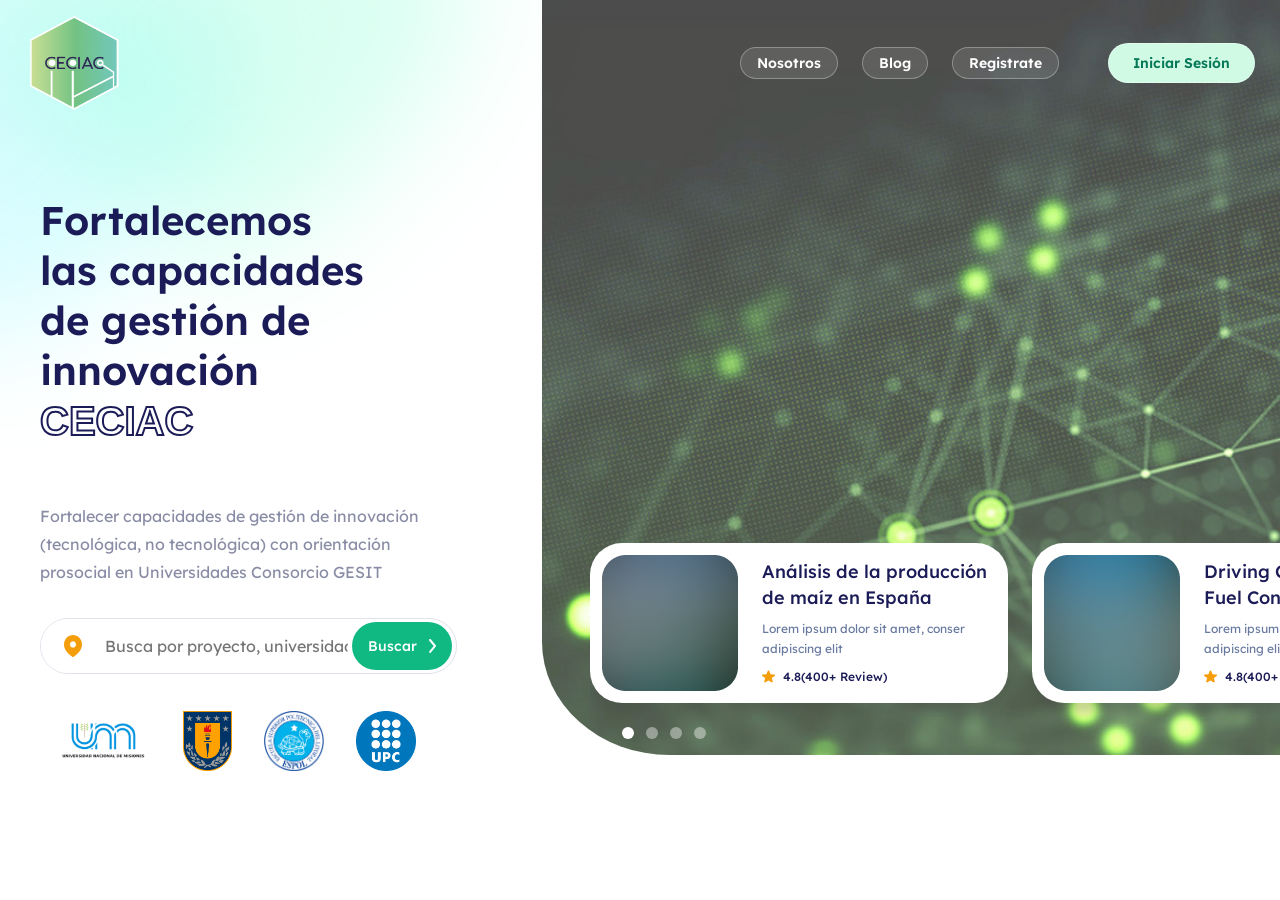
<file: index.html>
<!DOCTYPE html>
<html lang="en">
<head>
    <meta charset="UTF-8">
    <meta http-equiv="X-UA-Compatible" content="IE=edge">
    <meta name="viewport" content="width=device-width, initial-scale=1.0">
    <title>Hounter</title>
    <link rel="stylesheet" href="./css/style.css">
</head>
<body>
    <div class="wrapper">
        <header class="header" id="header">
            <div class="header__container">
                <div class="header__logo">
                    <img src="./img/logo.png" alt="logo" class="header__logo_img" width="100" height="100" >
                    <!--<p class="header__logo_title">Hounter</p>-->
                </div>
                <nav class="header__menu">
                    <ul class="header__list">
                        <li class="header__menu_item click"><a href="#" class="header__menu_link">Nosotros</a></li>
                        <li class="header__menu_item click"><a href="#" class="header__menu_link">Blog</a></li>
                        <li class="header__menu_item click"><a href="#" class="header__menu_link">Registrate</a></li>
                        <!--<li class="header__menu_item spoiler">
                            <a href="#" class="header__menu_link">Property</a>
                            <div class="header__menu_more">
                                <span class="heeder-menu-more__line"></span>
                                <span class="heeder-menu-more__line"></span>
                            </div>
                            <ul class="header__sub-menu">
                                <li class="header__sub-menu_item click"><a href="#" class="header__sub-menu_link">Lorem</a></li>
                                <li class="header__sub-menu_item click"><a href="#" class="header__sub-menu_link">Ipsum</a></li>
                                <li class="header__sub-menu_item click"><a href="#" class="header__sub-menu_link">Dolor</a></li>
                                <li class="header__sub-menu_item click"><a href="#" class="header__sub-menu_link">Sit</a></li>
                            </ul>
                        </li>-->
                    </ul>
                </nav>
                <a href="#" class="header__sign ">
                    Iniciar Sesión
                </a>
                <div id="header__burger">

                    <span></span>
                    <span></span>
                    <span></span>

                </div>
            </div>
        </header>
        <main class="main">
            <section class="main__find">
                <div class="find__container">
                    <div class="find__article">
                        <h1 class="find__title title">
                            Fortalecemos las capacidades de gestión de innovación <span class="border__txt">CECIAC</span>
                        </h1>
                        <p class="find__paragraph paragraph">
                            Fortalecer capacidades de gestión de innovación (tecnológica, no tecnológica) con orientación prosocial en Universidades Consorcio GESIT
                        </p>
                        <div class="find__search">
                            <img src="./img/icons/location.svg" class="find__search-icon">
                            <input type="text" class="find__search-input paragraph" placeholder="Busca por proyecto, universidad...">
                            <button type="menu" href="#" class="find__search-btn">
                                <img src="./img/next.svg" alt="search" class="find__search-btn_img">
                            </button>
                        </div>
                        <nav class="find__coo">
                            <ul class="coo__find coo__list">
                                <li class="coo__item"><img src="./img/main__find/uni_1.png" alt="" class="coo__img"></li>
                                <li class="coo__item"><img src="./img/main__find/uni_2.gif" alt="" class="coo__img"></li>
                                <li class="coo__item"><img src="./img/main__find/uni_3.png" alt="" class="coo__img"></li>
                                <li class="coo__item"><img src="./img/main__find/uni_4.png" alt="" class="coo__img"></li>
                            </ul>
                        </nav>
                    </div>
                    <div class="find__image">
                        <img src="./img/main__find/hero_network.jpeg" alt="" class="find__image-img" style="border-radius: 0 0 0 15%; opacity: .7;">
                        <div class="find__slider">
                            <a href="#" class="slider__item slider-item">
                                <img src="./img/find__slider/slide_1.png" class="slider-item__img">
                                <div class="slider-item__article slider-article">
                                    <span class="slider-article__headline">Análisis de la producción de maíz en España</span>
                                    <p class="slider-article__paragraph">Lorem ipsum dolor sit amet, conser adipiscing elit</p>
                                    <span class="slider-article__rate">
                                        <img src="./img/icons/rage.svg" alt="" class="slider-article__rate-icon">
                                        <span class="slider-article__rate-num" id="rate">4.8</span>
                                        <span class="slider-article__rate-more" id="numReviews">(400+ Review)</span>
                                    </span>
                                </div>
                            </a>
                            <a href="#" class="slider__item slider-item">
                                <img src="./img/find__slider/slide_2.png" class="slider-item__img">
                                <div class="slider-item__article slider-article">
                                    <span class="slider-article__headline">Driving Cycles Based on Fuel Consumption</span>
                                    <p class="slider-article__paragraph">Lorem ipsum dolor sit amet, conser adipiscing elit</p>
                                    <span class="slider-article__rate">
                                        <img src="./img/icons/rage.svg" alt="" class="slider-article__rate-icon">
                                        <span class="slider-article__rate-num" id="rate">4.8</span>
                                        <span class="slider-article__rate-more" id="numReviews">(400+ Review)</span>
                                    </span>
                                </div>
                            </a>
                            <a href="#" class="slider__item slider-item">
                                <img src="./img/find__slider/slide_1.png" class="slider-item__img">
                                <div class="slider-item__article slider-article">
                                    <span class="slider-article__headline">Impact of distributed generation on protection coordination</span>
                                    <p class="slider-article__paragraph">Lorem ipsum dolor sit amet, conser adipiscing elit</p>
                                    <span class="slider-article__rate">
                                        <img src="./img/icons/rage.svg" alt="" class="slider-article__rate-icon">
                                        <span class="slider-article__rate-num" id="rate">4.8</span>
                                        <span class="slider-article__rate-more" id="numReviews">(400+ Review)</span>
                                    </span>
                                </div>
                            </a>
                            <a href="#" class="slider__item slider-item">
                                <img src="./img/find__slider/slide_2.png" class="slider-item__img">
                                <div class="slider-item__article slider-article">
                                    <span class="slider-article__headline">Impact of distributed generation on protection coordination</span>
                                    <p class="slider-article__paragraph">Lorem ipsum dolor sit amet, conser adipiscing elit</p>
                                    <span class="slider-article__rate">
                                        <img src="./img/icons/rage.svg" alt="" class="slider-article__rate-icon">
                                        <span class="slider-article__rate-num" id="rate">4.8</span>
                                        <span class="slider-article__rate-more" id="numReviews">(400+ Review)</span>
                                    </span>
                                </div>
                            </a>
                        </div>
                    </div>
                    <img src="./img/main__find/Color Blur.svg" class="find__decor">
                </div>
            </section>
            <section class="main__featured">
                <div class="featured__container">
                    <div class="featured__head">
                        <span class="featured__headline headline">Nuestra Selección</span>
                        <div class="featured__hat featured-hat">
                            <h2 class="featured-hat__title title">Proyectos Destacados</h2>
                            <nav class="featured-hat__categoryes">
                                <ul class="featured-hat__menu">
                                    <li id="houseButton" class="featured-hat__menu-item category-active">
                                        <a href="#" class="featured-hat__menu-link">
                                            <!--<svg width="18" height="19" viewBox="0 0 18 19" fill="none" xmlns="http://www.w3.org/2000/svg">
                                                <path class="featured-hat__menu-icon" d="M18 8.83189V17.5C17.9998 17.7719 17.9262 18.0386 17.7868 18.272C17.6475 18.5054 17.4476 18.6968 17.2084 18.8259C16.9916 18.9432 16.7485 19.0031 16.5021 18.9999H11.9967C11.7978 18.9999 11.607 18.9209 11.4664 18.7803C11.3257 18.6396 11.2467 18.4488 11.2467 18.2499V13.7493C11.2467 13.5504 11.1677 13.3596 11.0271 13.2189C10.8864 13.0783 10.6956 12.9993 10.4967 12.9993H7.49673C7.29781 12.9993 7.10705 13.0783 6.9664 13.2189C6.82574 13.3596 6.74673 13.5504 6.74673 13.7493V18.2499C6.74673 18.4488 6.66771 18.6396 6.52706 18.7803C6.3864 18.9209 6.19564 18.9999 5.99673 18.9999H1.5002C1.28754 19.0005 1.07723 18.9556 0.883354 18.8682C0.689475 18.7808 0.516507 18.653 0.37604 18.4934C0.12946 18.2082 -0.00428751 17.8427 8.829e-06 17.4657V8.8318C0.000172265 8.62281 0.0439196 8.41615 0.128457 8.22503C0.212994 8.0339 0.336463 7.86251 0.490978 7.7218L7.99032 0.903078C8.26579 0.650753 8.62579 0.510777 8.99936 0.510742C9.37293 0.510707 9.73296 0.650617 10.0085 0.90289L17.5091 7.72189C17.6636 7.86263 17.787 8.03403 17.8716 8.22515C17.9561 8.41627 17.9998 8.62292 18 8.83189Z"/>
                                            </svg>-->                                            
                                            <div class="featured-hat__menu-category">Investigación</div>
                                        </a>
                                    </li>
                                    <li id="villaButton" class="featured-hat__menu-item">
                                        <a href="#" class="featured-hat__menu-link">
                                            <!--<svg width="24" height="24" viewBox="0 0 24 24" fill="none" xmlns="http://www.w3.org/2000/svg">
                                                <path class="featured-hat__menu-icon" d="M7 20.9999H4C3.45 20.9999 3 20.5499 3 19.9999V8.68994C3 8.26994 3.25 7.89994 3.64 7.74994L14.64 3.51994C14.7921 3.46126 14.9561 3.44064 15.118 3.45986C15.2798 3.47909 15.4345 3.53758 15.5686 3.63025C15.7027 3.72292 15.8121 3.84696 15.8873 3.99156C15.9624 4.13617 16.0012 4.29696 16 4.45994V9.99994H8C7.45 9.99994 7 10.4499 7 10.9999V20.9999ZM17 11.9999H10C9.45 11.9999 9 12.4499 9 12.9999V19.9999C9 20.5499 9.45 20.9999 10 20.9999H14V16.9999C14 16.4499 14.45 15.9999 15 15.9999C15.55 15.9999 16 16.4499 16 16.9999V20.9999H20C20.55 20.9999 21 20.5499 21 19.9999V11.9999C21 10.8999 20.1 9.99994 19 9.99994C17.9 9.99994 17 10.8999 17 11.9999Z"/>
                                            </svg>  -->                                                                                          
                                            <div class="featured-hat__menu-category">Emprendimiento</div>
                                        </a>
                                    </li>
                                    <li id="appartmentButton" class="featured-hat__menu-item">
                                        <a href="#" class="featured-hat__menu-link">
                                            <!--<svg width="24" height="24" viewBox="0 0 24 24" fill="none" xmlns="http://www.w3.org/2000/svg">
                                                <path class="featured-hat__menu-icon" d="M17 11V5C17 3.9 16.1 3 15 3H9C7.9 3 7 3.9 7 5V7H5C3.9 7 3 7.9 3 9V19C3 20.1 3.9 21 5 21H11V17H13V21H19C20.1 21 21 20.1 21 19V13C21 11.9 20.1 11 19 11H17ZM7 19H5V17H7V19ZM7 15H5V13H7V15ZM7 11H5V9H7V11ZM11 15H9V13H11V15ZM11 11H9V9H11V11ZM11 7H9V5H11V7ZM15 15H13V13H15V15ZM15 11H13V9H15V11ZM15 7H13V5H15V7ZM19 19H17V17H19V19ZM19 15H17V13H19V15Z"/>
                                            </svg>-->  
                                            <div class="featured-hat__menu-category">PYMES</div>
                                        </a>
                                    </li>
                                </ul>
                            </nav>
                            <div class="featured-hat__navigation btn-house navigationActive"></div>
                            <div class="featured-hat__navigation btn-villa"></div>
                            <div class="featured-hat__navigation btn-appartment"></div>
                        </div>
                    </div>
                    <div id="house" class="featured__slider featured-slider slider-active">
                        <div class="featured-slider__card">
                            <a href="#" class="featured-slider__image">
                                <img src="./img/main__featured/featured-slider/project_1.png" alt="" class="featured-slider__image-img">
                                <a href="#" target="_blank" class="featured-slider__tag featured-slider__tag_popular">
                                    <!--<img src="./img/icons/popular-icon.svg" alt="" class="featured-slider__tag-icon">-->
                                    <div class="featured-slider__tag-name">Ciencias Medioambientales</div>
                                </a>
                            </a>
                            <div class="featured-slider__descr">
                                <a href="#" class="featured-slider__title">Roselands House</a>
                                <div class="featured-slider__price">
                                    <span id="currency" class="featured-slider__price-currency">$</span>
                                    <span class="featured-slider__price-num">35.000.000</span>
                                </div>
                            </div>
                            <a href="#" class="featured-slider__autor">
                                <img src="./img/main__featured/featured-slider/autor1.png" alt="" class="featured-slider__avatar">
                                <div class="featured-slider__autor-descr">
                                    <div class="featured-slider__autor-name">Dianne Russell</div>
                                    <div id="place" class="featured-slider__autor-place">Manchester, Kentucky</div>
                                </div>
                            </a>
                        </div>
                        <div class="featured-slider__card">
                            <a href="#" class="featured-slider__image">
                                <img src="./img/main__featured/featured-slider/project_2.png" alt="" class="featured-slider__image-img">
                                <a href="#" target="_blank" class="featured-slider__tag featured-slider__tag_new-house">
                                    <!--<img src="./img/icons/new-house-icon.svg" alt="" class="featured-slider__tag-icon">-->
                                    <div class="featured-slider__tag-name">Ingeniería</div>
                                </a>
                            </a>
                            <div class="featured-slider__descr">
                                <a href="#" class="featured-slider__title">Woodlandside</a>
                                <div class="featured-slider__price">
                                    <span id="currency" class="featured-slider__price-currency">$</span>
                                    <span class="featured-slider__price-num">20.000.000</span>
                                </div>
                            </div>
                            <a href="#" class="featured-slider__autor">
                                <img src="./img/main__featured/featured-slider/autor2.png" alt="" class="featured-slider__avatar">
                                <div class="featured-slider__autor-descr">
                                    <div class="featured-slider__autor-name">Robert Fox</div>
                                    <div id="place" class="featured-slider__autor-place">Dr. San Jose, South Dakota</div>
                                </div>
                            </a>
                        </div>
                        <div class="featured-slider__card">
                            <a href="#" class="featured-slider__image">
                                <img src="./img/main__featured/featured-slider/project_3.png" alt="" class="featured-slider__image-img">
                                <a href="#" target="_blank" class="featured-slider__tag featured-slider__tag_best-deals">
                                    <!--<img src="./img/icons/best-deals-icon.svg" alt="" class="featured-slider__tag-icon">-->
                                    <div class="featured-slider__tag-name">Agricultura</div>
                                </a>
                            </a>
                            <div class="featured-slider__descr">
                                <a href="#" class="featured-slider__title">The Old Lighthouse</a>
                                <div class="featured-slider__price">
                                    <span id="currency" class="featured-slider__price-currency">$</span>
                                    <span class="featured-slider__price-num">44.000.000</span>
                                </div>
                            </div>
                            <a href="#" class="featured-slider__autor">
                                <img src="./img/main__featured/featured-slider/autor3.png" alt="" class="featured-slider__avatar">
                                <div class="featured-slider__autor-descr">
                                    <div class="featured-slider__autor-name">Ronald Richards</div>
                                    <div id="place" class="featured-slider__autor-place">Santa Ana, Illinois</div>
                                </div>
                            </a>
                        </div>
                        <div class="featured-slider__card">
                            <a href="#" class="featured-slider__image">
                                <img src="./img/main__featured/featured-slider/project_4.png" alt="" class="featured-slider__image-img">
                                <a href="#" target="_blank" class="featured-slider__tag featured-slider__tag_popular">
                                    <!--<img src="./img/icons/popular-icon.svg" alt="" class="featured-slider__tag-icon">-->
                                    <div class="featured-slider__tag-name">Tecnologías de la Información</div>
                                </a>
                            </a>
                            <div class="featured-slider__descr">
                                <a href="#" class="featured-slider__title">Cosmo's House</a>
                                <div class="featured-slider__price">
                                    <span id="currency" class="featured-slider__price-currency">$</span>
                                    <span class="featured-slider__price-num">22.000.000</span>
                                </div>
                            </div>
                            <a href="#" class="featured-slider__autor">
                                <img src="./img/main__featured/featured-slider/autor4.png" alt="" class="featured-slider__avatar">
                                <div class="featured-slider__autor-descr">
                                    <div class="featured-slider__autor-name">Jenny Wilson</div>
                                    <div id="place" class="featured-slider__autor-place">Preston Rd. Inglewood, Maine 98380</div>
                                </div>
                            </a>
                        </div>
                    </div>
                    <div id="villa" class="featured__slider featured-slider">
                        <div class="featured-slider__card">
                            <a href="#" class="featured-slider__image">
                                <img src="./img/main__featured/featured-slider/house4.png" alt="" class="featured-slider__image-img">
                                <a href="#" target="_blank" class="featured-slider__tag featured-slider__tag_popular">
                                    <img src="./img/icons/popular-icon.svg" alt="" class="featured-slider__tag-icon">
                                    <div class="featured-slider__tag-name">Popular</div>
                                </a>
                            </a>
                            <div class="featured-slider__descr">
                                <a href="#" class="featured-slider__title">Cosmo's House</a>
                                <div class="featured-slider__price">
                                    <span id="currency" class="featured-slider__price-currency">$</span>
                                    <span class="featured-slider__price-num">22.000.000</span>
                                </div>
                            </div>
                            <a href="#" class="featured-slider__autor">
                                <img src="./img/main__featured/featured-slider/autor4.png" alt="" class="featured-slider__avatar">
                                <div class="featured-slider__autor-descr">
                                    <div class="featured-slider__autor-name">Jenny Wilson</div>
                                    <div id="place" class="featured-slider__autor-place">Preston Rd. Inglewood, Maine 98380</div>
                                </div>
                            </a>
                        </div>
                        <div class="featured-slider__card">
                            <a href="#" class="featured-slider__image">
                                <img src="./img/main__featured/featured-slider/house1.png" alt="" class="featured-slider__image-img">
                                <a href="#" target="_blank" class="featured-slider__tag featured-slider__tag_popular">
                                    <img src="./img/icons/popular-icon.svg" alt="" class="featured-slider__tag-icon">
                                    <div class="featured-slider__tag-name">Popular</div>
                                </a>
                            </a>
                            <div class="featured-slider__descr">
                                <a href="#" class="featured-slider__title">Roselands House</a>
                                <div class="featured-slider__price">
                                    <span id="currency" class="featured-slider__price-currency">$</span>
                                    <span class="featured-slider__price-num">35.000.000</span>
                                </div>
                            </div>
                            <a href="#" class="featured-slider__autor">
                                <img src="./img/main__featured/featured-slider/autor1.png" alt="" class="featured-slider__avatar">
                                <div class="featured-slider__autor-descr">
                                    <div class="featured-slider__autor-name">Dianne Russell</div>
                                    <div id="place" class="featured-slider__autor-place">Manchester, Kentucky</div>
                                </div>
                            </a>
                        </div>
                        <div class="featured-slider__card">
                            <a href="#" class="featured-slider__image">
                                <img src="./img/main__featured/featured-slider/house2.png" alt="" class="featured-slider__image-img">
                                <a href="#" target="_blank" class="featured-slider__tag featured-slider__tag_new-house">
                                    <img src="./img/icons/new-house-icon.svg" alt="" class="featured-slider__tag-icon">
                                    <div class="featured-slider__tag-name">New House</div>
                                </a>
                            </a>
                            <div class="featured-slider__descr">
                                <a href="#" class="featured-slider__title">Woodlandside</a>
                                <div class="featured-slider__price">
                                    <span id="currency" class="featured-slider__price-currency">$</span>
                                    <span class="featured-slider__price-num">20.000.000</span>
                                </div>
                            </div>
                            <a href="#" class="featured-slider__autor">
                                <img src="./img/main__featured/featured-slider/autor2.png" alt="" class="featured-slider__avatar">
                                <div class="featured-slider__autor-descr">
                                    <div class="featured-slider__autor-name">Robert Fox</div>
                                    <div id="place" class="featured-slider__autor-place">Dr. San Jose, South Dakota</div>
                                </div>
                            </a>
                        </div>
                        <div class="featured-slider__card">
                            <a href="#" class="featured-slider__image">
                                <img src="./img/main__featured/featured-slider/house3.png" alt="" class="featured-slider__image-img">
                                <a href="#" target="_blank" class="featured-slider__tag featured-slider__tag_best-deals">
                                    <img src="./img/icons/best-deals-icon.svg" alt="" class="featured-slider__tag-icon">
                                    <div class="featured-slider__tag-name">Best Deals</div>
                                </a>
                            </a>
                            <div class="featured-slider__descr">
                                <a href="#" class="featured-slider__title">The Old Lighthouse</a>
                                <div class="featured-slider__price">
                                    <span id="currency" class="featured-slider__price-currency">$</span>
                                    <span class="featured-slider__price-num">44.000.000</span>
                                </div>
                            </div>
                            <a href="#" class="featured-slider__autor">
                                <img src="./img/main__featured/featured-slider/autor3.png" alt="" class="featured-slider__avatar">
                                <div class="featured-slider__autor-descr">
                                    <div class="featured-slider__autor-name">Ronald Richards</div>
                                    <div id="place" class="featured-slider__autor-place">Santa Ana, Illinois</div>
                                </div>
                            </a>
                        </div>
                    </div>
                    <div id="appartment" class="featured__slider featured-slider">
                        <div class="featured-slider__card">
                            <a href="#" class="featured-slider__image">
                                <img src="./img/main__featured/featured-slider/house3.png" alt="" class="featured-slider__image-img">
                                <a href="#" target="_blank" class="featured-slider__tag featured-slider__tag_best-deals">
                                    <img src="./img/icons/best-deals-icon.svg" alt="" class="featured-slider__tag-icon">
                                    <div class="featured-slider__tag-name">Best Deals</div>
                                </a>
                            </a>
                            <div class="featured-slider__descr">
                                <a href="#" class="featured-slider__title">The Old Lighthouse</a>
                                <div class="featured-slider__price">
                                    <span id="currency" class="featured-slider__price-currency">$</span>
                                    <span class="featured-slider__price-num">44.000.000</span>
                                </div>
                            </div>
                            <a href="#" class="featured-slider__autor">
                                <img src="./img/main__featured/featured-slider/autor3.png" alt="" class="featured-slider__avatar">
                                <div class="featured-slider__autor-descr">
                                    <div class="featured-slider__autor-name">Ronald Richards</div>
                                    <div id="place" class="featured-slider__autor-place">Santa Ana, Illinois</div>
                                </div>
                            </a>
                        </div>
                        <div class="featured-slider__card">
                            <a href="#" class="featured-slider__image">
                                <img src="./img/main__featured/featured-slider/house4.png" alt="" class="featured-slider__image-img">
                                <a href="#" target="_blank" class="featured-slider__tag featured-slider__tag_popular">
                                    <img src="./img/icons/popular-icon.svg" alt="" class="featured-slider__tag-icon">
                                    <div class="featured-slider__tag-name">Popular</div>
                                </a>
                            </a>
                            <div class="featured-slider__descr">
                                <a href="#" class="featured-slider__title">Cosmo's House</a>
                                <div class="featured-slider__price">
                                    <span id="currency" class="featured-slider__price-currency">$</span>
                                    <span class="featured-slider__price-num">22.000.000</span>
                                </div>
                            </div>
                            <a href="#" class="featured-slider__autor">
                                <img src="./img/main__featured/featured-slider/autor4.png" alt="" class="featured-slider__avatar">
                                <div class="featured-slider__autor-descr">
                                    <div class="featured-slider__autor-name">Jenny Wilson</div>
                                    <div id="place" class="featured-slider__autor-place">Preston Rd. Inglewood, Maine 98380</div>
                                </div>
                            </a>
                        </div>
                        <div class="featured-slider__card">
                            <a href="#" class="featured-slider__image">
                                <img src="./img/main__featured/featured-slider/house1.png" alt="" class="featured-slider__image-img">
                                <a href="#" target="_blank" class="featured-slider__tag featured-slider__tag_popular">
                                    <img src="./img/icons/popular-icon.svg" alt="" class="featured-slider__tag-icon">
                                    <div class="featured-slider__tag-name">Popular</div>
                                </a>
                            </a>
                            <div class="featured-slider__descr">
                                <a href="#" class="featured-slider__title">Roselands House</a>
                                <div class="featured-slider__price">
                                    <span id="currency" class="featured-slider__price-currency">$</span>
                                    <span class="featured-slider__price-num">35.000.000</span>
                                </div>
                            </div>
                            <a href="#" class="featured-slider__autor">
                                <img src="./img/main__featured/featured-slider/autor1.png" alt="" class="featured-slider__avatar">
                                <div class="featured-slider__autor-descr">
                                    <div class="featured-slider__autor-name">Dianne Russell</div>
                                    <div id="place" class="featured-slider__autor-place">Manchester, Kentucky</div>
                                </div>
                            </a>
                        </div>
                        <div class="featured-slider__card">
                            <a href="#" class="featured-slider__image">
                                <img src="./img/main__featured/featured-slider/house2.png" alt="" class="featured-slider__image-img">
                                <a href="#" target="_blank" class="featured-slider__tag featured-slider__tag_new-house">
                                    <img src="./img/icons/new-house-icon.svg" alt="" class="featured-slider__tag-icon">
                                    <div class="featured-slider__tag-name">New House</div>
                                </a>
                            </a>
                            <div class="featured-slider__descr">
                                <a href="#" class="featured-slider__title">Woodlandside</a>
                                <div class="featured-slider__price">
                                    <span id="currency" class="featured-slider__price-currency">$</span>
                                    <span class="featured-slider__price-num">20.000.000</span>
                                </div>
                            </div>
                            <a href="#" class="featured-slider__autor">
                                <img src="./img/main__featured/featured-slider/autor2.png" alt="" class="featured-slider__avatar">
                                <div class="featured-slider__autor-descr">
                                    <div class="featured-slider__autor-name">Robert Fox</div>
                                    <div id="place" class="featured-slider__autor-place">Dr. San Jose, South Dakota</div>
                                </div>
                            </a>
                        </div>
                    </div>
                </div>
            </section>
            <section class="main__tour">
                <div class="tour__container">
                    <div class="tour__article">
                        <div class="tour__headline headline">Ready To Sell!</div>
                        <h2 class="tour__title title">Let’s tour and see our house!</h2>
                        <p class="tour__paragraph paragraph">
                            Houses recommended by our partners that have been curated to become the home of your dreams!
                        </p>
                        <div class="tour__bottom">
                            <div class="tour__detail">
                                <h4 class="tour__title_detail title">House Detail</h4>
                                <ul class="tour__detail-list">
                                    <li class="tour__detail-el _bedroom">
                                        <img src="./img/icons/bed-icon.svg" alt="bedroom" class="tour__detail-icon">
                                        <span class="tour__detail-descr">
                                            <span class="tour__detail-num">4</span>
                                            <span class="tour__detail-mean">Bedrooms</span>
                                        </span>
                                    </li>
                                    <li class="tour__detail-el _bathroom">
                                        <img src="./img/icons/bath-icon.svg" alt="bathroom" class="tour__detail-icon">
                                        <span class="tour__detail-descr">
                                            <span class="tour__detail-num">2</span>
                                            <span class="tour__detail-mean">Bathrooms</span>
                                        </span>
                                    </li>
                                    <li class="tour__detail-el _carport">
                                        <img src="./img/icons/carport-icon.svg" alt="carport" class="tour__detail-icon">
                                        <span class="tour__detail-descr">
                                            <span class="tour__detail-num">1</span>
                                            <span class="tour__detail-mean">Carport</span>
                                        </span>
                                    </li>
                                    <li class="tour__detail-el _floors">
                                        <img src="./img/icons/floors-icon.svg" alt="floors" class="tour__detail-icon">
                                        <span class="tour__detail-descr">
                                            <span class="tour__detail-num">2</span>
                                            <span class="tour__detail-mean">Floors</span>
                                        </span>
                                    </li>
                                </ul>
                            </div>
                            <div class="tour__call-box">
                                <a href="#" class="tour__user">
                                    <img src="./img/main__featured/featured-slider/autor1.png" alt="" class="tour__user-avatar">
                                    <div class="tour__user-descr">
                                        <span class="tour__user-name">Dianne Russell</span>
                                        <span class="tour__user-status">Manager Director</span>
                                    </div>
                                </a>
                                <a href="#" class="tour__button">
                                    <img src="./img/icons/phone.svg" alt="Contact Now" class="tour__call-icon">
                                    Contact Now
                                </a>
                            </div>    
                        </div>
                    </div>
                    <div class="tour__images">
                        <iframe class="tour__video" width="560" height="315" src="https://www.youtube.com/embed/7ns06N1Q6Lk" title="YouTube video player" frameborder="0" allow="accelerometer; autoplay; clipboard-write; encrypted-media; gyroscope; picture-in-picture" allowfullscreen></iframe>
                        <ul class="tour__images-list">  
                            <img src="./img/main__tour/interier1.jpg" alt="sofa" class="tour__img">
                            <div class="image__list-other">
                                <img src="./img/main__tour/interier2.jpg" alt="wall" class="tour__img">
                                <img src="./img/main__tour/interier3.jpg" alt="chair" class="tour__img">    
                            </div>
                        </ul>
                        <img src="./img/main__tour/red-decor.svg" class="tour__decor tour-decor__red">
                        <img src="./img/main__tour/yellow-decor.svg" class="tour__decor tour-decor__yellow">        
                    </div>
                </div>
            </section>
            <section class="main__about-us">
                <div class="about-us__container">
                    <div class="about-us__head head-center">
                        <span class="about-us__headline headline headline_center">See Our Review</span>
                        <div class="about-us__hat about-us-hat">
                            <h2 class="about-us-hat__title title title_center">What Our User Say About Us</h2>
                        </div>
                    </div>
                    <div class="about-us__slider">
                        <div class="about-us__slide">
                            <a href="#" class="about-us__image-box">
                                <img src="./img/main__about-us/about-us__slider/image2.jpg" alt="house" class="about-us__img">
                            </a>
                            <div class="review-box">
                                <div class="about-us__review">
                                    <a href="#" class="about-us__title_review title">My house sold out fast!</a>
                                    <p class="about-us__paragraph_review review">I was finally able to sell my house quickly through Hounter by immediately setting me up with people who wanted my house. I also do not get a discount from the sale of my house. Awesome!</p>
                                    <div class="about-us__rate">
                                        <a href="#" class="about-us__user">
                                            <img src="./img/main__featured/featured-slider/autor2.png" alt="users avatar" class="about-us__avatar">
                                            <div class="about-us__user-descr">
                                                <div class="about-us__user-name">Courtney Henry</div>
                                                <div class="about-us__user-status">CEO Andarafish</div>
                                            </div>
                                        </a>
                                        <span class="about-us__rate-item">
                                            <img src="./img/icons/rage.svg" alt="rate" class="about-us__rate-icon">
                                            <span id="rateNumber" class="about-us__rate-num">4.3</span>
                                        </span>
                                    </div>
                                </div>    
                            </div>
                        </div>
                        <div class="about-us__slide">
                            <a href="#" class="about-us__image-box">
                                <img src="./img/main__about-us/about-us__slider/image1.jpg" alt="villa" class="about-us__img">
                            </a>
                            <div class="review-box">
                                <div class="about-us__review">
                                    <a href="#" class="about-us__title_review title">Best! I got the house I wanted through Hounter</a>
                                    <p class="about-us__paragraph_review review">Through this website I can get a house with the type and specifications I want very easily, without a complicated process to be able to find information on the house we want.</p>
                                    <div class="about-us__rate">
                                        <a href="#" class="about-us__user">
                                            <img src="./img/main__featured/featured-slider/autor1.png" alt="users avatar" class="about-us__avatar">
                                            <div class="about-us__user-descr">
                                                <div class="about-us__user-name">Dianne Russell</div>
                                                <div class="about-us__user-status">Manager Director</div>
                                            </div>
                                        </a>
                                        <span class="about-us__rate-item">
                                            <img src="./img/icons/rage.svg" alt="rate" class="about-us__rate-icon">
                                            <span id="rateNumber" class="about-us__rate-num">4.6</span>
                                        </span>
                                    </div>
                                </div>    
                            </div>
                        </div>
                        <div class="about-us__slide">
                            <a href="#" class="about-us__image-box">
                                <img src="./img/main__about-us/about-us__slider/image3.jpg" alt="house" class="about-us__img">
                            </a>
                            <div class="review-box">
                                <div class="about-us__review">
                                    <a href="#" class="about-us__title_review title">Through the Hounter, I can get a house for my self</a>
                                    <p class="about-us__paragraph_review review">By looking for information about what kind of house we want, we managed to get the house we wanted very quickly, and directly connected with the seller to be able to ask about the details, very helpful!</p>
                                    <div class="about-us__rate">
                                        <a href="#" class="about-us__user">
                                            <img src="./img/main__featured/featured-slider/autor4.png" alt="users avatar" class="about-us__avatar">
                                            <div class="about-us__user-descr">
                                                <div class="about-us__user-name">Esther Howard</div>
                                                <div class="about-us__user-status">Head of Marketing</div>
                                            </div>
                                        </a>
                                        <span class="about-us__rate-item">
                                            <img src="./img/icons/rage.svg" alt="rate" class="about-us__rate-icon">
                                            <span id="rateNumber" class="about-us__rate-num">4.6</span>
                                        </span>
                                    </div>
                                </div>    
                            </div>
                        </div>
                    </div>
                </div>
            </section>
            <section class="main__selling">
                <div class="selling__container">
                    <div class="selling__head head-center">
                        <span class="selling__headline headline headline_center">See tips and trick from our partnership</span>
                        <div class="selling__hat selling-hat">
                            <h2 class="selling-hat__title title title_center">Find out more about selling and buying homes</h2>
                        </div>
                        <div class="selling__btn-box">
                            <a href="#" class="selling__btn">More Article</a>
                        </div>
                    </div>
                    <div class="selling__offer">
                        <div class="selling__post_hero">
                            <a href="#" class="selling-post__img-box">
                                <img src="./img/main__selling/image4.png" alt="example" class="selling-post__img">
                            </a>
                            <div class="selling-post__descr">
                                <a href="#" class="selling-post__user">
                                    <img src="./img/main__featured/featured-slider/autor3.png" alt="users avatar" class="user__avatar">
                                    <div class="user__name">Cameron Williamson</div>
                                </a>
                                <a href="#" class="selling-post__title">12 Things to know before buying a house</a>
                                <div class="selling-post__pharagraph paragraph">Want to buy a house but are unsure about what we should know, here I will try to explain what we should know and check when we want to buy a house</div>
                                <div class="selling-post__date">
                                    <img src="./img/icons/time.svg" class="selling-post__date-icon"></img>
                                    <span class="selling-post__status">8 min read</span>
                                    <span class="selling-post__slash">|</span>
                                    <span class="selling-post__date-number">25 Apr 2021</span>
                                </div>
                            </div>
                        </div>
                        <ul class="selling__post-list">
                            <li class="selling__post selling-post">
                                <a href="#" class="selling-post__img-box">
                                    <img src="./img/main__selling/image1.png" alt="example" class="selling-poxt__img">                                </a>
                                <div class="selling-post__descr">
                                    <a href="#" class="selling-post__user">
                                        <img src="./img/main__featured/featured-slider/autor1.png" alt="users avatar" class="user__avatar">
                                        <div class="user__name">Dianne Russell</div>
                                    </a>
                                    <a href="#" class="selling-post__title">The things we need to check when we want to buy a house</a>
                                    <div class="selling-post__date">
                                        <img src="./img/icons/time.svg" class="selling-post__date-icon"></img>
                                        <span class="selling-post__status">4 min read</span>
                                        <span class="selling-post__slash">|</span>
                                        <span class="selling-post__date-number">25 Apr 2021</span>
                                    </div>
                                </div>
                            </li>
                            <li class="selling__post selling-post">
                                <a href="#" class="selling-post__img-box">
                                    <img src="./img/main__selling/image2.png" alt="example" class="selling-poxt__img">                                </a>
                                <div class="selling-post__descr">
                                    <a href="#" class="selling-post__user">
                                        <img src="./img/main__featured/featured-slider/autor2.png" alt="users avatar" class="user__avatar">
                                        <div class="user__name">Courtney Henry</div>
                                    </a>
                                    <a href="#" class="selling-post__title">7 Ways to distinguish the quality of the house we want to buy</a>
                                    <div class="selling-post__date">
                                        <img src="./img/icons/time.svg" class="selling-post__date-icon"></img>
                                        <span class="selling-post__status">6 min read</span>
                                        <span class="selling-post__slash">|</span>
                                        <span class="selling-post__date-number">24 Apr 2021</span>
                                    </div>
                                </div>
                            </li>
                            <li class="selling__post selling-post">
                                <a href="#" class="selling-post__img-box">
                                    <img src="./img/main__selling/image3.png" alt="example" class="selling-poxt__img">                                </a>
                                <div class="selling-post__descr">
                                    <a href="#" class="selling-post__user">
                                        <img src="./img/main__featured/featured-slider/autor3.png" alt="users avatar" class="user__avatar">
                                        <div class="user__name">Darlene Robertson</div>
                                    </a>
                                    <a href="#" class="selling-post__title">The best way to know the quality of the house we want to buy</a>
                                    <div class="selling-post__date">
                                        <img src="./img/icons/time.svg" class="selling-post__date-icon"></img>
                                        <span class="selling-post__status">2 min read</span>
                                        <span class="selling-post__slash">|</span>
                                        <span class="selling-post__date-number">25 Apr 2021</span>
                                    </div>
                                </div>
                            </li>
                        </ul>
                    </div>
                </div>
                <img src="./img/main__selling/decor-green.svg" alt="" class="selling__decor decor-green">
                <img src="./img/main__selling/decor-yellow.svg" alt="" class="selling__decor decor-yellow">
            </section>
            <!--<section class="main__subscribe">
                <div class="subscribe__container">
                    <div class="subscribe__content">
                        <h2 class="subscribe__title title">
                            Subscribe For More Info and update from Hounter
                        </h2>
                        <form class="subscribe__form">
                            <img src="./img/icons/email.svg" alt="mail" class="subscribe__email_icon">
                            <input type="email" class="subscribe__input" placeholder="Your email here">
                            <button type="submit" id="buttonSent" class="subscribe__btn">Subsribe Now</button>
                        </form>
                    </div>
                    <div class="subscribe__decor">
                        <img src="./img/main__subscribe/decor/decor1.png" alt="" class="subscribe__decor-el el1">
                        <img src="./img/main__subscribe/decor/decor2.png" alt="" class="subscribe__decor-el el2">
                        <img src="./img/main__subscribe/decor/decor3.png" alt="" class="subscribe__decor-el el3">
                        <img src="./img/main__subscribe/decor/decor4.png" alt="" class="subscribe__decor-el el4">
                        <img src="./img/main__subscribe/decor/decor5.png" alt="" class="subscribe__decor-el el5">
                        <img src="./img/main__subscribe/decor/decor6.png" alt="" class="subscribe__decor-el el6">
                        <img src="./img/main__subscribe/decor/decor7.png" alt="" class="subscribe__decor-el el7">
                        <img src="./img/main__subscribe/decor/decor8.png" alt="" class="subscribe__decor-el el8">
                    </div>
                </div>
            </section>-->
        </main>
        <footer class="footer">
            <div class="footer__container">
                <div class="footer__hounter footer-hounter">
                    <div class="footer-hounter__logo">
                        <img src="./img/logo.png" alt="" class="footer-hounter__logo-img" width="120" height="120">
                        <!--<div class="footer-hounter__logo-txt">Hounter</div>-->
                    </div>
                    <p class="footer-hounter__paragraph paragraph">
                        Se busca fortalecer cultura de innovación en comunidad académica, que ya se ha iniciado a través del trabajo realizado por la red GESIT
                    </p>
                    <div class="footer-hounter__social">
                        <a href="" class="footer-hounter__social-box">
                            <img src="./img/icons/facebook.svg" alt="facebook" class="footer-hounter__social-icon">
                        </a>
                        <a href="" class="footer-hounter__social-box">
                            <img src="./img/icons/twitter.svg" alt="twitter" class="footer-hounter__social-icon">
                        </a>
                        <a href="" class="footer-hounter__social-box">
                            <img src="./img/icons/instagram.svg" alt="instagram" class="footer-hounter__social-icon">
                        </a>
                    </div>
                </div>
                <div class="footer__menu footer-menu">
                    <nav class="footer-menu__property">
                        <div class="footer-menu__title title">Poyectos</div>
                        <ul class="footer-menu__menu">
                            <li class="footer-menu__item"><a href="" class="footer-menu__link">Investigación</a></li>
                            <li class="footer-menu__item"><a href="" class="footer-menu__link">Emprendimiento</a></li>
                            <li class="footer-menu__item"><a href="" class="footer-menu__link">PYMES</a></li>
                        </ul>
                    </nav>
                    <nav class="footer-menu__article">
                        <div class="footer-menu__title title">Blog</div>
                        <ul class="footer-menu__menu">
                            <li class="footer-menu__item"><a href="" class="footer-menu__link">Nuevos</a></li>
                            <li class="footer-menu__item"><a href="" class="footer-menu__link">Populares</a></li>
                            <li class="footer-menu__item"><a href="" class="footer-menu__link">Más Leídos</a></li>
                        </ul>
                    </nav>
                    <nav class="footer-menu__contact">
                        <div class="footer-menu__title title">Contacto</div>
                        <ul class="footer-menu__menu">
                            <li class="footer-menu__item">Via universidad tecnológica de panamá</li>
                            <li class="footer-menu__item footer-menu__contacts"><a href="tel:0819-07289" class="footer-menu__link">0819-07289</a></li>
                            <li class="footer-menu__item footer-menu__contacts"><a href="mailto:zoila.decastillo@gmail.com" class="footer-menu__link">zoila.decastillo@gmail.com</a></li>
                        </ul>
                    </nav>
                </div>
                <img src="./img/footer/decor-green.svg" alt="" class="footer__decor-item footer__decor-item_green">
                <img src="./img/footer/decor-blue.svg" alt="" class="footer__decor-item footer__decor-item_blue">
            </div>
        </footer>
    </div>

    <script src="https://code.jquery.com/jquery-3.6.0.min.js"></script>
    <script src="js/slick.min.js"></script>
    <script src="./js/slick.js"></script>
    <script src="./js/burger.js"></script>
    <script src="./js/categoryes.js"></script>
    <script src="./js/events.js"></script>
</body>
</html>
</file>
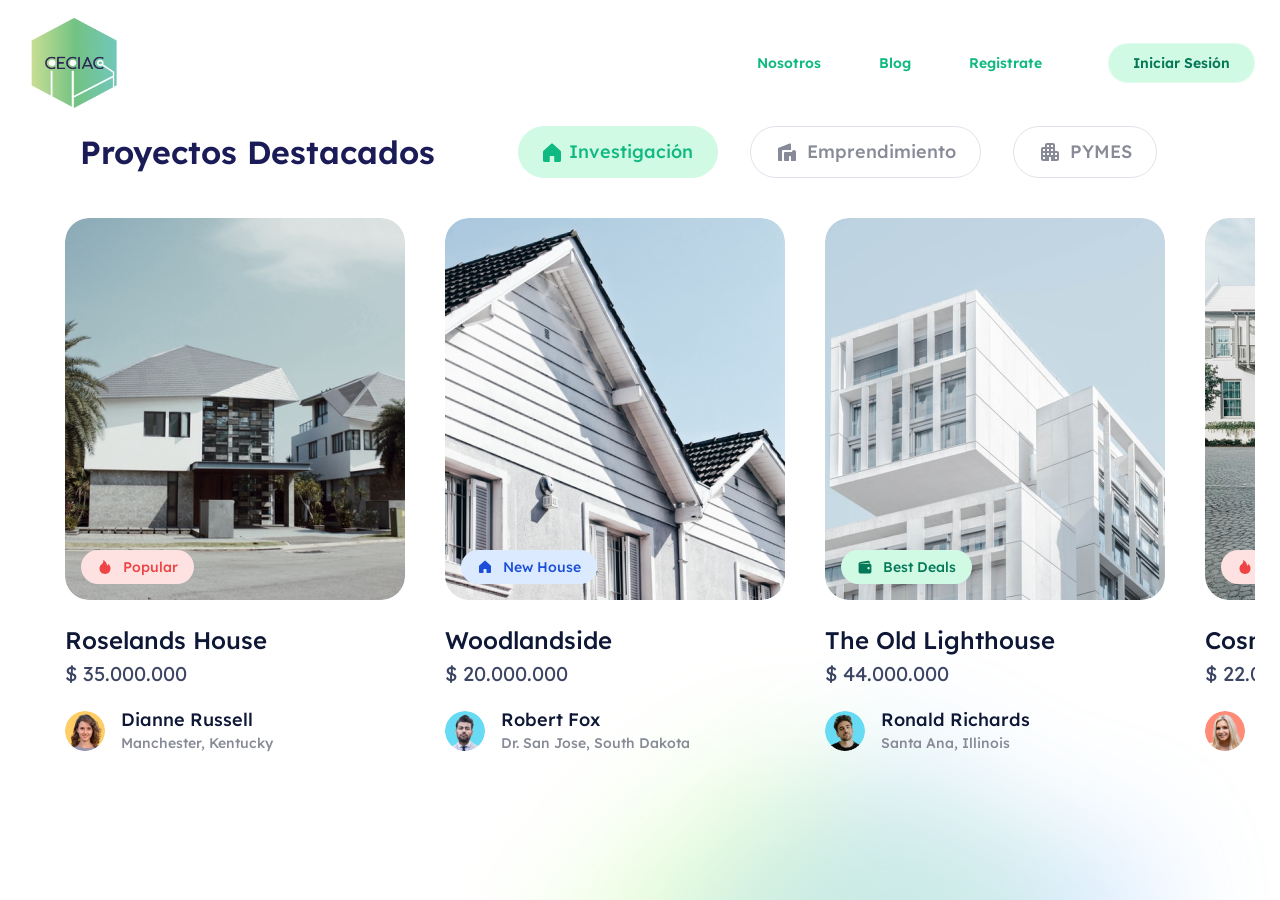
<file: login.html>
<!DOCTYPE html>
<html lang="en">
<head>
    <meta charset="UTF-8">
    <meta http-equiv="X-UA-Compatible" content="IE=edge">
    <meta name="viewport" content="width=device-width, initial-scale=1.0">
    <title>Hounter</title>
    <link rel="stylesheet" href="./css/style.css">
</head>
<body>
    <div class="wrapper">
        <header class="header" id="header">
            <div class="header__container">
                <div class="header__logo">
                    <img src="./img/logo.png" alt="logo" class="header__logo_img" width="100" height="100" >
                    <!--<p class="header__logo_title">Hounter</p>-->
                </div>
                <nav class="header__menu">
                    <ul class="header__list">
                        <li class="header__menu_item click"><a href="#" class="header__menu_link header__menu_link_dark">Nosotros</a></li>
                        <li class="header__menu_item click"><a href="#" class="header__menu_link header__menu_link_dark">Blog</a></li>
                        <li class="header__menu_item click"><a href="#" class="header__menu_link header__menu_link_dark">Registrate</a></li>
                        <!--<li class="header__menu_item spoiler">
                            <a href="#" class="header__menu_link">Property</a>
                            <div class="header__menu_more">
                                <span class="heeder-menu-more__line"></span>
                                <span class="heeder-menu-more__line"></span>
                            </div>
                            <ul class="header__sub-menu">
                                <li class="header__sub-menu_item click"><a href="#" class="header__sub-menu_link">Lorem</a></li>
                                <li class="header__sub-menu_item click"><a href="#" class="header__sub-menu_link">Ipsum</a></li>
                                <li class="header__sub-menu_item click"><a href="#" class="header__sub-menu_link">Dolor</a></li>
                                <li class="header__sub-menu_item click"><a href="#" class="header__sub-menu_link">Sit</a></li>
                            </ul>
                        </li>-->
                    </ul>
                </nav>
                <a href="#" class="header__sign ">
                    Iniciar Sesión
                </a>
                <div id="header__burger">

                    <span></span>
                    <span></span>
                    <span></span>

                </div>
            </div>
        </header>
        <main class="main">
            <section class="main__featured" style="margin-top: 0px;">
                <div class="featured__container">
                    <div class="featured__head">
                        <div class="featured__hat featured-hat">
                            <h2 class="featured-hat__title title">Proyectos Destacados</h2>
                            <nav class="featured-hat__categoryes">
                                <ul class="featured-hat__menu">
                                    <li id="houseButton" class="featured-hat__menu-item category-active">
                                        <a href="#" class="featured-hat__menu-link">
                                            <svg width="18" height="19" viewBox="0 0 18 19" fill="none" xmlns="http://www.w3.org/2000/svg">
                                                <path class="featured-hat__menu-icon" d="M18 8.83189V17.5C17.9998 17.7719 17.9262 18.0386 17.7868 18.272C17.6475 18.5054 17.4476 18.6968 17.2084 18.8259C16.9916 18.9432 16.7485 19.0031 16.5021 18.9999H11.9967C11.7978 18.9999 11.607 18.9209 11.4664 18.7803C11.3257 18.6396 11.2467 18.4488 11.2467 18.2499V13.7493C11.2467 13.5504 11.1677 13.3596 11.0271 13.2189C10.8864 13.0783 10.6956 12.9993 10.4967 12.9993H7.49673C7.29781 12.9993 7.10705 13.0783 6.9664 13.2189C6.82574 13.3596 6.74673 13.5504 6.74673 13.7493V18.2499C6.74673 18.4488 6.66771 18.6396 6.52706 18.7803C6.3864 18.9209 6.19564 18.9999 5.99673 18.9999H1.5002C1.28754 19.0005 1.07723 18.9556 0.883354 18.8682C0.689475 18.7808 0.516507 18.653 0.37604 18.4934C0.12946 18.2082 -0.00428751 17.8427 8.829e-06 17.4657V8.8318C0.000172265 8.62281 0.0439196 8.41615 0.128457 8.22503C0.212994 8.0339 0.336463 7.86251 0.490978 7.7218L7.99032 0.903078C8.26579 0.650753 8.62579 0.510777 8.99936 0.510742C9.37293 0.510707 9.73296 0.650617 10.0085 0.90289L17.5091 7.72189C17.6636 7.86263 17.787 8.03403 17.8716 8.22515C17.9561 8.41627 17.9998 8.62292 18 8.83189Z"/>
                                            </svg>                                            
                                            <div class="featured-hat__menu-category">Investigación</div>
                                        </a>
                                    </li>
                                    <li id="villaButton" class="featured-hat__menu-item">
                                        <a href="#" class="featured-hat__menu-link">
                                            <svg width="24" height="24" viewBox="0 0 24 24" fill="none" xmlns="http://www.w3.org/2000/svg">
                                                <path class="featured-hat__menu-icon" d="M7 20.9999H4C3.45 20.9999 3 20.5499 3 19.9999V8.68994C3 8.26994 3.25 7.89994 3.64 7.74994L14.64 3.51994C14.7921 3.46126 14.9561 3.44064 15.118 3.45986C15.2798 3.47909 15.4345 3.53758 15.5686 3.63025C15.7027 3.72292 15.8121 3.84696 15.8873 3.99156C15.9624 4.13617 16.0012 4.29696 16 4.45994V9.99994H8C7.45 9.99994 7 10.4499 7 10.9999V20.9999ZM17 11.9999H10C9.45 11.9999 9 12.4499 9 12.9999V19.9999C9 20.5499 9.45 20.9999 10 20.9999H14V16.9999C14 16.4499 14.45 15.9999 15 15.9999C15.55 15.9999 16 16.4499 16 16.9999V20.9999H20C20.55 20.9999 21 20.5499 21 19.9999V11.9999C21 10.8999 20.1 9.99994 19 9.99994C17.9 9.99994 17 10.8999 17 11.9999Z"/>
                                            </svg>                                                                                            
                                            <div class="featured-hat__menu-category">Emprendimiento</div>
                                        </a>
                                    </li>
                                    <li id="appartmentButton" class="featured-hat__menu-item">
                                        <a href="#" class="featured-hat__menu-link">
                                            <svg width="24" height="24" viewBox="0 0 24 24" fill="none" xmlns="http://www.w3.org/2000/svg">
                                                <path class="featured-hat__menu-icon" d="M17 11V5C17 3.9 16.1 3 15 3H9C7.9 3 7 3.9 7 5V7H5C3.9 7 3 7.9 3 9V19C3 20.1 3.9 21 5 21H11V17H13V21H19C20.1 21 21 20.1 21 19V13C21 11.9 20.1 11 19 11H17ZM7 19H5V17H7V19ZM7 15H5V13H7V15ZM7 11H5V9H7V11ZM11 15H9V13H11V15ZM11 11H9V9H11V11ZM11 7H9V5H11V7ZM15 15H13V13H15V15ZM15 11H13V9H15V11ZM15 7H13V5H15V7ZM19 19H17V17H19V19ZM19 15H17V13H19V15Z"/>
                                            </svg>  
                                            <div class="featured-hat__menu-category">PYMES</div>
                                        </a>
                                    </li>
                                </ul>
                            </nav>
                        </div>
                    </div>
                    <div id="house" class="featured__slider featured-slider slider-active">
                        <div class="featured-slider__card">
                            <a href="#" class="featured-slider__image">
                                <img src="./img/main__featured/featured-slider/house1.png" alt="" class="featured-slider__image-img">
                                <a href="#" target="_blank" class="featured-slider__tag featured-slider__tag_popular">
                                    <img src="./img/icons/popular-icon.svg" alt="" class="featured-slider__tag-icon">
                                    <div class="featured-slider__tag-name">Popular</div>
                                </a>
                            </a>
                            <div class="featured-slider__descr">
                                <a href="#" class="featured-slider__title">Roselands House</a>
                                <div class="featured-slider__price">
                                    <span id="currency" class="featured-slider__price-currency">$</span>
                                    <span class="featured-slider__price-num">35.000.000</span>
                                </div>
                            </div>
                            <a href="#" class="featured-slider__autor">
                                <img src="./img/main__featured/featured-slider/autor1.png" alt="" class="featured-slider__avatar">
                                <div class="featured-slider__autor-descr">
                                    <div class="featured-slider__autor-name">Dianne Russell</div>
                                    <div id="place" class="featured-slider__autor-place">Manchester, Kentucky</div>
                                </div>
                            </a>
                        </div>
                        <div class="featured-slider__card">
                            <a href="#" class="featured-slider__image">
                                <img src="./img/main__featured/featured-slider/house2.png" alt="" class="featured-slider__image-img">
                                <a href="#" target="_blank" class="featured-slider__tag featured-slider__tag_new-house">
                                    <img src="./img/icons/new-house-icon.svg" alt="" class="featured-slider__tag-icon">
                                    <div class="featured-slider__tag-name">New House</div>
                                </a>
                            </a>
                            <div class="featured-slider__descr">
                                <a href="#" class="featured-slider__title">Woodlandside</a>
                                <div class="featured-slider__price">
                                    <span id="currency" class="featured-slider__price-currency">$</span>
                                    <span class="featured-slider__price-num">20.000.000</span>
                                </div>
                            </div>
                            <a href="#" class="featured-slider__autor">
                                <img src="./img/main__featured/featured-slider/autor2.png" alt="" class="featured-slider__avatar">
                                <div class="featured-slider__autor-descr">
                                    <div class="featured-slider__autor-name">Robert Fox</div>
                                    <div id="place" class="featured-slider__autor-place">Dr. San Jose, South Dakota</div>
                                </div>
                            </a>
                        </div>
                        <div class="featured-slider__card">
                            <a href="#" class="featured-slider__image">
                                <img src="./img/main__featured/featured-slider/house3.png" alt="" class="featured-slider__image-img">
                                <a href="#" target="_blank" class="featured-slider__tag featured-slider__tag_best-deals">
                                    <img src="./img/icons/best-deals-icon.svg" alt="" class="featured-slider__tag-icon">
                                    <div class="featured-slider__tag-name">Best Deals</div>
                                </a>
                            </a>
                            <div class="featured-slider__descr">
                                <a href="#" class="featured-slider__title">The Old Lighthouse</a>
                                <div class="featured-slider__price">
                                    <span id="currency" class="featured-slider__price-currency">$</span>
                                    <span class="featured-slider__price-num">44.000.000</span>
                                </div>
                            </div>
                            <a href="#" class="featured-slider__autor">
                                <img src="./img/main__featured/featured-slider/autor3.png" alt="" class="featured-slider__avatar">
                                <div class="featured-slider__autor-descr">
                                    <div class="featured-slider__autor-name">Ronald Richards</div>
                                    <div id="place" class="featured-slider__autor-place">Santa Ana, Illinois</div>
                                </div>
                            </a>
                        </div>
                        <div class="featured-slider__card">
                            <a href="#" class="featured-slider__image">
                                <img src="./img/main__featured/featured-slider/house4.png" alt="" class="featured-slider__image-img">
                                <a href="#" target="_blank" class="featured-slider__tag featured-slider__tag_popular">
                                    <img src="./img/icons/popular-icon.svg" alt="" class="featured-slider__tag-icon">
                                    <div class="featured-slider__tag-name">Popular</div>
                                </a>
                            </a>
                            <div class="featured-slider__descr">
                                <a href="#" class="featured-slider__title">Cosmo's House</a>
                                <div class="featured-slider__price">
                                    <span id="currency" class="featured-slider__price-currency">$</span>
                                    <span class="featured-slider__price-num">22.000.000</span>
                                </div>
                            </div>
                            <a href="#" class="featured-slider__autor">
                                <img src="./img/main__featured/featured-slider/autor4.png" alt="" class="featured-slider__avatar">
                                <div class="featured-slider__autor-descr">
                                    <div class="featured-slider__autor-name">Jenny Wilson</div>
                                    <div id="place" class="featured-slider__autor-place">Preston Rd. Inglewood, Maine 98380</div>
                                </div>
                            </a>
                        </div>
                    </div>
                    <div id="villa" class="featured__slider featured-slider">
                        <div class="featured-slider__card">
                            <a href="#" class="featured-slider__image">
                                <img src="./img/main__featured/featured-slider/house4.png" alt="" class="featured-slider__image-img">
                                <a href="#" target="_blank" class="featured-slider__tag featured-slider__tag_popular">
                                    <img src="./img/icons/popular-icon.svg" alt="" class="featured-slider__tag-icon">
                                    <div class="featured-slider__tag-name">Popular</div>
                                </a>
                            </a>
                            <div class="featured-slider__descr">
                                <a href="#" class="featured-slider__title">Cosmo's House</a>
                                <div class="featured-slider__price">
                                    <span id="currency" class="featured-slider__price-currency">$</span>
                                    <span class="featured-slider__price-num">22.000.000</span>
                                </div>
                            </div>
                            <a href="#" class="featured-slider__autor">
                                <img src="./img/main__featured/featured-slider/autor4.png" alt="" class="featured-slider__avatar">
                                <div class="featured-slider__autor-descr">
                                    <div class="featured-slider__autor-name">Jenny Wilson</div>
                                    <div id="place" class="featured-slider__autor-place">Preston Rd. Inglewood, Maine 98380</div>
                                </div>
                            </a>
                        </div>
                        <div class="featured-slider__card">
                            <a href="#" class="featured-slider__image">
                                <img src="./img/main__featured/featured-slider/house1.png" alt="" class="featured-slider__image-img">
                                <a href="#" target="_blank" class="featured-slider__tag featured-slider__tag_popular">
                                    <img src="./img/icons/popular-icon.svg" alt="" class="featured-slider__tag-icon">
                                    <div class="featured-slider__tag-name">Popular</div>
                                </a>
                            </a>
                            <div class="featured-slider__descr">
                                <a href="#" class="featured-slider__title">Roselands House</a>
                                <div class="featured-slider__price">
                                    <span id="currency" class="featured-slider__price-currency">$</span>
                                    <span class="featured-slider__price-num">35.000.000</span>
                                </div>
                            </div>
                            <a href="#" class="featured-slider__autor">
                                <img src="./img/main__featured/featured-slider/autor1.png" alt="" class="featured-slider__avatar">
                                <div class="featured-slider__autor-descr">
                                    <div class="featured-slider__autor-name">Dianne Russell</div>
                                    <div id="place" class="featured-slider__autor-place">Manchester, Kentucky</div>
                                </div>
                            </a>
                        </div>
                        <div class="featured-slider__card">
                            <a href="#" class="featured-slider__image">
                                <img src="./img/main__featured/featured-slider/house2.png" alt="" class="featured-slider__image-img">
                                <a href="#" target="_blank" class="featured-slider__tag featured-slider__tag_new-house">
                                    <img src="./img/icons/new-house-icon.svg" alt="" class="featured-slider__tag-icon">
                                    <div class="featured-slider__tag-name">New House</div>
                                </a>
                            </a>
                            <div class="featured-slider__descr">
                                <a href="#" class="featured-slider__title">Woodlandside</a>
                                <div class="featured-slider__price">
                                    <span id="currency" class="featured-slider__price-currency">$</span>
                                    <span class="featured-slider__price-num">20.000.000</span>
                                </div>
                            </div>
                            <a href="#" class="featured-slider__autor">
                                <img src="./img/main__featured/featured-slider/autor2.png" alt="" class="featured-slider__avatar">
                                <div class="featured-slider__autor-descr">
                                    <div class="featured-slider__autor-name">Robert Fox</div>
                                    <div id="place" class="featured-slider__autor-place">Dr. San Jose, South Dakota</div>
                                </div>
                            </a>
                        </div>
                        <div class="featured-slider__card">
                            <a href="#" class="featured-slider__image">
                                <img src="./img/main__featured/featured-slider/house3.png" alt="" class="featured-slider__image-img">
                                <a href="#" target="_blank" class="featured-slider__tag featured-slider__tag_best-deals">
                                    <img src="./img/icons/best-deals-icon.svg" alt="" class="featured-slider__tag-icon">
                                    <div class="featured-slider__tag-name">Best Deals</div>
                                </a>
                            </a>
                            <div class="featured-slider__descr">
                                <a href="#" class="featured-slider__title">The Old Lighthouse</a>
                                <div class="featured-slider__price">
                                    <span id="currency" class="featured-slider__price-currency">$</span>
                                    <span class="featured-slider__price-num">44.000.000</span>
                                </div>
                            </div>
                            <a href="#" class="featured-slider__autor">
                                <img src="./img/main__featured/featured-slider/autor3.png" alt="" class="featured-slider__avatar">
                                <div class="featured-slider__autor-descr">
                                    <div class="featured-slider__autor-name">Ronald Richards</div>
                                    <div id="place" class="featured-slider__autor-place">Santa Ana, Illinois</div>
                                </div>
                            </a>
                        </div>
                    </div>
                    <div id="appartment" class="featured__slider featured-slider">
                        <div class="featured-slider__card">
                            <a href="#" class="featured-slider__image">
                                <img src="./img/main__featured/featured-slider/house3.png" alt="" class="featured-slider__image-img">
                                <a href="#" target="_blank" class="featured-slider__tag featured-slider__tag_best-deals">
                                    <img src="./img/icons/best-deals-icon.svg" alt="" class="featured-slider__tag-icon">
                                    <div class="featured-slider__tag-name">Best Deals</div>
                                </a>
                            </a>
                            <div class="featured-slider__descr">
                                <a href="#" class="featured-slider__title">The Old Lighthouse</a>
                                <div class="featured-slider__price">
                                    <span id="currency" class="featured-slider__price-currency">$</span>
                                    <span class="featured-slider__price-num">44.000.000</span>
                                </div>
                            </div>
                            <a href="#" class="featured-slider__autor">
                                <img src="./img/main__featured/featured-slider/autor3.png" alt="" class="featured-slider__avatar">
                                <div class="featured-slider__autor-descr">
                                    <div class="featured-slider__autor-name">Ronald Richards</div>
                                    <div id="place" class="featured-slider__autor-place">Santa Ana, Illinois</div>
                                </div>
                            </a>
                        </div>
                        <div class="featured-slider__card">
                            <a href="#" class="featured-slider__image">
                                <img src="./img/main__featured/featured-slider/house4.png" alt="" class="featured-slider__image-img">
                                <a href="#" target="_blank" class="featured-slider__tag featured-slider__tag_popular">
                                    <img src="./img/icons/popular-icon.svg" alt="" class="featured-slider__tag-icon">
                                    <div class="featured-slider__tag-name">Popular</div>
                                </a>
                            </a>
                            <div class="featured-slider__descr">
                                <a href="#" class="featured-slider__title">Cosmo's House</a>
                                <div class="featured-slider__price">
                                    <span id="currency" class="featured-slider__price-currency">$</span>
                                    <span class="featured-slider__price-num">22.000.000</span>
                                </div>
                            </div>
                            <a href="#" class="featured-slider__autor">
                                <img src="./img/main__featured/featured-slider/autor4.png" alt="" class="featured-slider__avatar">
                                <div class="featured-slider__autor-descr">
                                    <div class="featured-slider__autor-name">Jenny Wilson</div>
                                    <div id="place" class="featured-slider__autor-place">Preston Rd. Inglewood, Maine 98380</div>
                                </div>
                            </a>
                        </div>
                        <div class="featured-slider__card">
                            <a href="#" class="featured-slider__image">
                                <img src="./img/main__featured/featured-slider/house1.png" alt="" class="featured-slider__image-img">
                                <a href="#" target="_blank" class="featured-slider__tag featured-slider__tag_popular">
                                    <img src="./img/icons/popular-icon.svg" alt="" class="featured-slider__tag-icon">
                                    <div class="featured-slider__tag-name">Popular</div>
                                </a>
                            </a>
                            <div class="featured-slider__descr">
                                <a href="#" class="featured-slider__title">Roselands House</a>
                                <div class="featured-slider__price">
                                    <span id="currency" class="featured-slider__price-currency">$</span>
                                    <span class="featured-slider__price-num">35.000.000</span>
                                </div>
                            </div>
                            <a href="#" class="featured-slider__autor">
                                <img src="./img/main__featured/featured-slider/autor1.png" alt="" class="featured-slider__avatar">
                                <div class="featured-slider__autor-descr">
                                    <div class="featured-slider__autor-name">Dianne Russell</div>
                                    <div id="place" class="featured-slider__autor-place">Manchester, Kentucky</div>
                                </div>
                            </a>
                        </div>
                        <div class="featured-slider__card">
                            <a href="#" class="featured-slider__image">
                                <img src="./img/main__featured/featured-slider/house2.png" alt="" class="featured-slider__image-img">
                                <a href="#" target="_blank" class="featured-slider__tag featured-slider__tag_new-house">
                                    <img src="./img/icons/new-house-icon.svg" alt="" class="featured-slider__tag-icon">
                                    <div class="featured-slider__tag-name">New House</div>
                                </a>
                            </a>
                            <div class="featured-slider__descr">
                                <a href="#" class="featured-slider__title">Woodlandside</a>
                                <div class="featured-slider__price">
                                    <span id="currency" class="featured-slider__price-currency">$</span>
                                    <span class="featured-slider__price-num">20.000.000</span>
                                </div>
                            </div>
                            <a href="#" class="featured-slider__autor">
                                <img src="./img/main__featured/featured-slider/autor2.png" alt="" class="featured-slider__avatar">
                                <div class="featured-slider__autor-descr">
                                    <div class="featured-slider__autor-name">Robert Fox</div>
                                    <div id="place" class="featured-slider__autor-place">Dr. San Jose, South Dakota</div>
                                </div>
                            </a>
                        </div>
                    </div>
                </div>
            </section>
        </main>
        <footer class="footer">
            <div class="footer__container">
                <div class="footer__hounter footer-hounter">
                    <div class="footer-hounter__logo">
                        <img src="./img/logo.png" alt="" class="footer-hounter__logo-img" width="120" height="120">
                        <!--<div class="footer-hounter__logo-txt">Hounter</div>-->
                    </div>
                    <p class="footer-hounter__paragraph paragraph">
                        Se busca fortalecer cultura de innovación en comunidad académica, que ya se ha iniciado a través del trabajo realizado por la red GESIT
                    </p>
                    <div class="footer-hounter__social">
                        <a href="" class="footer-hounter__social-box">
                            <img src="./img/icons/facebook.svg" alt="facebook" class="footer-hounter__social-icon">
                        </a>
                        <a href="" class="footer-hounter__social-box">
                            <img src="./img/icons/twitter.svg" alt="twitter" class="footer-hounter__social-icon">
                        </a>
                        <a href="" class="footer-hounter__social-box">
                            <img src="./img/icons/instagram.svg" alt="instagram" class="footer-hounter__social-icon">
                        </a>
                    </div>
                </div>
                <div class="footer__menu footer-menu">
                    <nav class="footer-menu__property">
                        <div class="footer-menu__title title">Poyectos</div>
                        <ul class="footer-menu__menu">
                            <li class="footer-menu__item"><a href="" class="footer-menu__link">Investigación</a></li>
                            <li class="footer-menu__item"><a href="" class="footer-menu__link">Emprendimiento</a></li>
                            <li class="footer-menu__item"><a href="" class="footer-menu__link">PYMES</a></li>
                        </ul>
                    </nav>
                    <nav class="footer-menu__article">
                        <div class="footer-menu__title title">Blog</div>
                        <ul class="footer-menu__menu">
                            <li class="footer-menu__item"><a href="" class="footer-menu__link">Nuevos</a></li>
                            <li class="footer-menu__item"><a href="" class="footer-menu__link">Populares</a></li>
                            <li class="footer-menu__item"><a href="" class="footer-menu__link">Más Leídos</a></li>
                        </ul>
                    </nav>
                    <nav class="footer-menu__contact">
                        <div class="footer-menu__title title">Contacto</div>
                        <ul class="footer-menu__menu">
                            <li class="footer-menu__item">Via universidad tecnológica de panamá</li>
                            <li class="footer-menu__item footer-menu__contacts"><a href="tel:0819-07289" class="footer-menu__link">0819-07289</a></li>
                            <li class="footer-menu__item footer-menu__contacts"><a href="mailto:zoila.decastillo@gmail.com" class="footer-menu__link">zoila.decastillo@gmail.com</a></li>
                        </ul>
                    </nav>
                </div>
                <img src="./img/footer/decor-green.svg" alt="" class="footer__decor-item footer__decor-item_green">
                <img src="./img/footer/decor-blue.svg" alt="" class="footer__decor-item footer__decor-item_blue">
            </div>
        </footer>
    </div>

    <script src="https://code.jquery.com/jquery-3.6.0.min.js"></script>
    <script src="js/slick.min.js"></script>
    <script src="./js/slick.js"></script>
    <script src="./js/burger.js"></script>
    <script src="./js/categoryes.js"></script>
    <script src="./js/events.js"></script>
</body>
</html>
</file>
<file: css/style.css>
@charset "UTF-8";
/*ОБНУЛЕНИЕ СТИЛЕЙ*/
@import url("https://fonts.googleapis.com/css2?family=Lexend:wght@400;500;600;700&display=swap");
* {
  margin: 0;
  padding: 0;
  border: 0;
}

*, *::before, *::after {
  -webkit-box-sizing: border-box;
  box-sizing: border-box;
}

:focus, :active {
  outline: none;
}

a:focus, a:active {
  outline: none;
}

nav, footer, header, aside {
  display: block;
}

html, body {
  height: 100%;
  width: 100%;
  font-size: 100%;
  line-height: 1;
  font-size: 14px;
  -ms-text-size-adjust: 100%;
  -webkit-text-size-adjust: 100%;
}

input, button, taxtarea {
  font-family: inherit;
}

input::-ms-clear {
  display: none;
}

button {
  cursor: pointer;
}

button::-moz-focus-inner {
  padding: 0;
  border: 0;
}

a, a:visited {
  text-decoration: none;
}

a:hover {
  text-decoration: none;
}

ul li {
  list-style: none;
}

img {
  vertical-align: top;
}

h1, h2, h3, h4, h5, h6 {
  font-size: inherit;
  font-weight: inherit;
}

/*----------------------------------*/
.wrapper {
  font-size: 16px;
  font-weight: 400;
}

.find__article .find__search .find__search-btn::before {
  font-size: 14px;
  font-weight: 500;
}

.header__sign, .header__menu_item, .title {
  font-size: 20px;
  font-weight: 600;
}

.spoiler .header__sub-menu .header__sub-menu_item .header__sub-menu_link, .header__logo .header__logo_title {
  font-size: 16px;
  font-weight: 700;
}

.border__txt {
  font-family: Arial, Helvetica, sans-serif;
  font-weight: 800;
  color: #fff;
  -webkit-text-fill-color: transparent;
  -webkit-text-stroke: 2px #1B1C57;
}

.title {
  font-size: 32px;
  color: #1B1C57;
  /*text-transform: capitalize;*/
  line-height: 40px;
}

.paragraph {
  line-height: 28px;
  color: #626687;
  opacity: 0.75;
}

.headline {
  position: relative;
  color: #F59E0B;
  font-weight: 500;
  font-size: 14px;
  line-height: 18px;
  padding-left: 40px;
}
.headline::before {
  content: "";
  position: absolute;
  left: 0;
  top: 50%;
  -webkit-transform: translateY(-50%);
          transform: translateY(-50%);
  width: 32px;
  height: 1px;
  background-color: #F59E0B;
}
@media (max-width: 550px) {
  .headline {
    display: -webkit-box;
    display: -ms-flexbox;
    display: flex;
    -webkit-box-pack: center;
        -ms-flex-pack: center;
            justify-content: center;
    padding-left: 0;
    padding-top: 8px;
  }
  .headline::before {
    top: 0;
    left: auto;
  }
}
.headline_center {
  display: -webkit-box;
  display: -ms-flexbox;
  display: flex;
  -webkit-box-pack: center;
      -ms-flex-pack: center;
          justify-content: center;
  padding-left: 0;
  padding-top: 8px;
}
.headline_center::before {
  top: 0;
  left: auto;
}

.title {
  color: #1B1C57;
  font-weight: 600;
  font-size: 32px;
  line-height: 40px;
  /*text-transform: capitalize;*/
}
@media screen and (max-width: 686px) {
  .title {
    font-size: 26px;
    line-height: 30px;
  }
}
.title_center {
  display: -webkit-box;
  display: -ms-flexbox;
  display: flex;
  -webkit-box-pack: center;
      -ms-flex-pack: center;
          justify-content: center;
  padding: 12px 0;
}

.paragraph {
  font-weight: 400;
  font-size: 16px;
  line-height: 28px;
  color: #626687;
  opacity: 0.75;
}

/* Slider */
.slick-slider {
  position: relative;
  display: block;
  -webkit-box-sizing: border-box;
          box-sizing: border-box;
  -webkit-touch-callout: none;
  -webkit-user-select: none;
  -moz-user-select: none;
  -ms-user-select: none;
  user-select: none;
  -ms-touch-action: pan-y;
  touch-action: pan-y;
  -webkit-tap-highlight-color: transparent;
}

.slick-list {
  position: relative;
  overflow: hidden;
  display: block;
  margin: 0;
  padding: 0;
}
.slick-list:focus {
  outline: none;
}
.slick-list.dragging {
  cursor: pointer;
  cursor: hand;
}

.slick-slider .slick-track,
.slick-slider .slick-list {
  -webkit-transform: translate3d(0, 0, 0);
  transform: translate3d(0, 0, 0);
}

.slick-track {
  position: relative;
  left: 0;
  top: 0;
  display: block;
  margin-left: auto;
  margin-right: auto;
}
.slick-track:before, .slick-track:after {
  content: "";
  display: table;
}
.slick-track:after {
  clear: both;
}
.slick-loading .slick-track {
  visibility: hidden;
}

.slick-slide {
  float: left;
  height: 100%;
  min-height: 1px;
  display: none;
}
[dir=rtl] .slick-slide {
  float: right;
}
.slick-slide img {
  display: block;
}
.slick-slide.slick-loading img {
  display: none;
}
.slick-slide.dragging img {
  pointer-events: none;
}
.slick-initialized .slick-slide {
  display: block;
}
.slick-loading .slick-slide {
  visibility: hidden;
}
.slick-vertical .slick-slide {
  display: block;
  height: auto;
  border: 1px solid transparent;
}

.slick-arrow.slick-hidden {
  display: none;
}

/* ---------------- */
.find__slider {
  width: 802px;
  overflow: hidden;
  /* Лента слайдов */
  /* Точки (булиты) */
  /* Активная точка */
  /* Элемент точки */
}
@media screen and (max-width: 1071px) {
  .find__slider {
    width: 100%;
    padding: 0px 15px;
  }
}
.find__slider .slick-track {
  min-width: 0;
  padding-top: 40px;
  display: -webkit-box;
  display: -ms-flexbox;
  display: flex;
  -webkit-box-align: center;
      -ms-flex-align: center;
          align-items: center;
}
@media (max-width: 767.98px) {
  .find__slider .slick-track {
    padding-top: 150px;
  }
}
.find__slider .slick-list {
  min-width: 0;
  width: 442px;
  overflow: visible;
}
@media (max-width: 462px) {
  .find__slider .slick-list {
    width: 312px;
  }
}
.find__slider .slick-dots {
  padding: 16px 32px;
}
.find__slider .slick-dots li {
  display: inline;
}
.find__slider .slick-dots li:not(:last-child) {
  margin-right: 12px;
}
.find__slider .slick-dots li button {
  -webkit-transition: all 0.2s ease;
  transition: all 0.2s ease;
}
.find__slider .slick-dots li button:hover {
  -webkit-transform: scale(1.1);
          transform: scale(1.1);
  opacity: 0.6;
}
.find__slider .slick-dots li.slick-active button {
  opacity: 1;
}
.find__slider .slick-dots li button {
  font-size: 0;
  width: 12px;
  height: 12px;
  border-radius: 50%;
  background-color: #ffffff;
  opacity: 0.4;
}
.find__slider .slick-slide {
  display: -webkit-box;
  display: -ms-flexbox;
  display: flex;
  gap: 24px;
}
.find__slider .slick-slide .slider-article__rate {
  display: -webkit-box;
  display: -ms-flexbox;
  display: flex;
}

.featured__slider .slick-list {
  max-width: 380px;
  overflow: visible;
}

.main__featured {
  /* Стрелка */
  /* Стрелка влево */
  /* Стрелка не активная */
}
@media screen and (max-width: 378px) {
  .main__featured .slick-list {
    max-width: 320px;
  }
}
.main__featured .slick-arrow {
  font-size: 0px;
  width: 60px;
  height: 52px;
  border-radius: 32px;
  background: #10B981;
  position: relative;
}
.main__featured .slick-arrow::after {
  content: "dsf";
  position: absolute;
  background: url("../img/next.svg") center no-repeat;
  background-size: 8px;
  top: 0;
  left: 0;
  width: 60px;
  height: 52px;
}
.main__featured .slick-arrow.slick-prev {
  margin-right: 16px;
}
.main__featured .slick-arrow.slick-prev::after {
  -webkit-transform: rotate(180deg);
          transform: rotate(180deg);
}
.main__featured .slick-arrow.slick-disabled {
  background-color: #E0E3EB;
}

.about-us__slider {
  /* Точки (булиты) */
  /* Активная точка */
  /* Элемент точки */
}
.about-us__slider .slick-list {
  min-width: 0;
  margin: 0 auto;
  overflow: hidden;
}
@media screen and (min-width: 546px) {
  .about-us__slider .slick-list {
    max-width: 796px;
    overflow: visible;
  }
}
.about-us__slider .slick-slide {
  opacity: 0.5;
  -webkit-transition: all 0.2s ease;
  transition: all 0.2s ease;
}
@media screen and (max-width: 546px) {
  .about-us__slider .slick-slide {
    opacity: 0;
  }
}
.about-us__slider .slick-current {
  opacity: 1;
}
.about-us__slider .slick-dots {
  position: absolute;
  bottom: 0;
  left: 50%;
  -webkit-transform: translateX(-50%);
          transform: translateX(-50%);
  display: -webkit-box;
  display: -ms-flexbox;
  display: flex;
}
.about-us__slider .slick-dots li {
  padding: 8px;
  cursor: pointer;
}
.about-us__slider .slick-dots li:hover button {
  -webkit-transform: scale(1.3);
          transform: scale(1.3);
}
.about-us__slider .slick-dots li.slick-active button {
  background-color: #3C4563;
  -webkit-transition: all 0.15s ease;
  transition: all 0.15s ease;
}
.about-us__slider .slick-dots li button {
  font-size: 0;
  width: 8px;
  height: 8px;
  border-radius: 50%;
  background-color: #E0E3EB;
}

body {
  font-family: Lexend;
}

.wrapper {
  display: -webkit-box;
  display: -ms-flexbox;
  display: flex;
  -webkit-box-orient: vertical;
  -webkit-box-direction: normal;
      -ms-flex-direction: column;
          flex-direction: column;
  min-height: 100%;
  height: 100vh;
  overflow: auto;
  position: relative;
}

[class*=__container] {
  max-width: 1230px;
  margin: 0px 15px;
  width: 100%;
}

.header {
  z-index: 99;
  width: 100%;
  display: -webkit-box;
  display: -ms-flexbox;
  display: flex;
  -webkit-box-pack: center;
      -ms-flex-pack: center;
          justify-content: center;
}
.header .header__container {
  display: -webkit-box;
  display: -ms-flexbox;
  display: flex;
  -webkit-box-align: center;
      -ms-flex-align: center;
          align-items: center;
  min-height: 126px;
  width: 100%;
}

.header__logo {
  z-index: 99;
  display: -webkit-box;
  display: -ms-flexbox;
  display: flex;
  -webkit-box-align: center;
      -ms-flex-align: center;
          align-items: center;
}
.header__logo .header__logo_title {
  margin-left: 12px;
}
@media (max-width: 421.98px) {
  .header__logo .header__logo_title {
    display: none;
  }
}
@media (max-width: 767.98px) {
  .header__logo {
    -webkit-box-flex: 1;
        -ms-flex: 1 0 auto;
            flex: 1 0 auto;
  }
}

.header__menu {
  display: -webkit-box;
  display: -ms-flexbox;
  display: flex;
  -webkit-box-flex: 1;
      -ms-flex: 1 0 auto;
          flex: 1 0 auto;
  -webkit-box-pack: end;
      -ms-flex-pack: end;
          justify-content: flex-end;
  -webkit-transition: 0.3s ease;
  transition: 0.3s ease;
}
@media (max-width: 767.98px) {
  .header__menu {
    z-index: 55;
    position: fixed;
    right: -100%;
    top: 0;
    padding: 0px 15px;
    height: 100%;
    width: 100%;
    -webkit-box-pack: center;
        -ms-flex-pack: center;
            justify-content: center;
    background-color: rgba(16, 185, 129, 0.5254901961);
    -webkit-backdrop-filter: blur(24px);
            backdrop-filter: blur(24px);
    padding-top: 126px;
  }
}
.header__menu .header__list {
  display: -webkit-box;
  display: -ms-flexbox;
  display: flex;
  max-width: 370px;
  -ms-flex-wrap: wrap;
      flex-wrap: wrap;
}
@media (max-width: 767.98px) {
  .header__menu .header__list {
    -webkit-box-orient: vertical;
    -webkit-box-direction: normal;
        -ms-flex-direction: column;
            flex-direction: column;
    -webkit-box-align: center;
        -ms-flex-align: center;
            align-items: center;
    height: 100%;
  }
}
.header__menu .header__list .header__menu_link {
  color: #fff;
  -webkit-transition: 0.4s;
  transition: 0.4s;
}
.header__menu_link_dark{
  color: #10B981 !important;
}

.menu-active {
  right: 0;
}

#header__burger {
  z-index: 99;
  width: 46px;
  height: 46px;
  display: none;
  background: rgba(255, 255, 255, 0.1);
  border: 1px solid rgba(255, 255, 255, 0.3);
  border-radius: 50%;
  -webkit-box-pack: center;
      -ms-flex-pack: center;
          justify-content: center;
  -webkit-box-align: center;
      -ms-flex-align: center;
          align-items: center;
}
@media (max-width: 767.98px) {
  #header__burger {
    display: -webkit-box;
    display: -ms-flexbox;
    display: flex;
    -webkit-box-orient: vertical;
    -webkit-box-direction: normal;
        -ms-flex-direction: column;
            flex-direction: column;
  }
}

#header__burger > span {
  display: block;
  width: 28px;
  height: 2px;
  background-color: #047857;
}

#header__burger > span:not(:last-child) {
  margin-bottom: 7px;
}

#header__burger, #header__burger > span {
  -webkit-transition: all 0.3s ease-in-out;
  transition: all 0.3s ease-in-out;
}

#header__burger.active {
  -webkit-transition-delay: 0.5s;
          transition-delay: 0.5s;
  -webkit-transform: rotate(45deg);
          transform: rotate(45deg);
}

#header__burger.active > span:nth-child(2) {
  width: 0px;
}

#header__burger.active > span:nth-child(1),
#header__burger.active > span:nth-child(3) {
  -webkit-transition-delay: 0.2s;
          transition-delay: 0.2s;
}

#header__burger.active > span:nth-child(1) {
  -webkit-transform: translateY(9px);
          transform: translateY(9px);
}

#header__burger.active > span:nth-child(3) {
  -webkit-transform: translateY(-9px) rotate(90deg);
          transform: translateY(-9px) rotate(90deg);
}

.header__menu_item {
  display: -webkit-box;
  display: -ms-flexbox;
  display: flex;
  -webkit-box-align: center;
      -ms-flex-align: center;
          align-items: center;
  margin: 5px 12px;
  padding: 8px 16px;
  background: rgba(255, 255, 255, 0.1);
  border: 1px solid rgba(255, 255, 255, 0.3);
  border-radius: 32px;
  cursor: pointer;
  font-size: 14px;
  color: #fff;
  -webkit-transition: ease-in-out 0.15s;
  transition: ease-in-out 0.15s;
}
@media (max-width: 767.98px) {
  .header__menu_item {
    margin: 15px 5px;
    width: 280px;
  }
}
.header__menu_item:hover {
  background: #D1FAE5;
  -webkit-box-shadow: 1px 1px 10px 2px #D1FAE5;
          box-shadow: 1px 1px 10px 2px #D1FAE5;
}
.header__menu_item:hover .header__menu_link {
  color: #047857;
}
.header__menu_item:hover .heeder-menu-more__line {
  background-color: #047857;
}
.header__menu_item:hover .heeder-menu-more__line:first-child {
  -webkit-transform: rotate(-135deg);
          transform: rotate(-135deg);
  margin-right: -3px;
}
.header__menu_item:hover .heeder-menu-more__line:last-child {
  -webkit-transform: rotate(135deg);
          transform: rotate(135deg);
}
.header__menu_item:hover .header__sub-menu {
  display: -webkit-box;
  display: -ms-flexbox;
  display: flex;
}

.spoiler {
  min-width: 120px;
  -webkit-box-pack: justify;
      -ms-flex-pack: justify;
          justify-content: space-between;
  -webkit-box-align: start;
      -ms-flex-align: start;
          align-items: flex-start;
  position: relative;
}
@media (max-width: 767.98px) {
  .spoiler {
    min-width: 280px;
  }
}
.spoiler .header__sub-menu {
  position: absolute;
  min-width: 120px;
  top: 32px;
  left: 0px;
  display: none;
  -webkit-box-orient: vertical;
  -webkit-box-direction: normal;
      -ms-flex-direction: column;
          flex-direction: column;
  background: #D1FAE5;
  -webkit-box-shadow: 1px 1px 10px 2px #D1FAE5;
          box-shadow: 1px 1px 10px 2px #D1FAE5;
  border: 1px solid rgba(255, 255, 255, 0.3);
  border-radius: 12px;
  padding: 8px 16px;
  -webkit-transition: ease-in-out 0.15s;
  transition: ease-in-out 0.15s;
  cursor: auto;
}
.spoiler .header__sub-menu .header__sub-menu_item {
  margin: 4px 0px;
}
.spoiler .header__sub-menu .header__sub-menu_item .header__sub-menu_link {
  font-size: 14px;
  color: #047857;
  -webkit-transition: 0.15s;
  transition: 0.15s;
}
.spoiler .header__sub-menu .header__sub-menu_item .header__sub-menu_link:hover {
  color: #0ca77e;
}

.header__menu_more {
  height: 15px;
  display: -webkit-box;
  display: -ms-flexbox;
  display: flex;
  -webkit-box-align: center;
      -ms-flex-align: center;
          align-items: center;
}

.heeder-menu-more__line {
  -webkit-transition: all 0.2s ease;
  transition: all 0.2s ease;
  height: 2.5px;
  width: 10px;
  background-color: #fff;
  border-radius: 2px;
}
.heeder-menu-more__line:first-child {
  -webkit-transform: rotate(-45deg);
          transform: rotate(-45deg);
  margin-right: -3px;
}
.heeder-menu-more__line:last-child {
  -webkit-transform: rotate(45deg);
          transform: rotate(45deg);
}

.header__sign {
  z-index: 99;
  background-color: #D1FAE5;
  color: #047857;
  border: 1px solid rgba(255, 255, 255, 0.3);
  border-radius: 32px;
  cursor: pointer;
  font-size: 14px;
  padding: 12px 24px;
  -webkit-transition: ease-in-out 0.15s;
  transition: ease-in-out 0.15s;
  margin-left: 3%;
}
@media (max-width: 767.98px) {
  .header__sign {
    min-width: none;
    margin: 0px 15px 0px 0px;
  }
}
.header__sign:hover {
  background-color: #dbf7e9;
}

.main {
  display: -webkit-box;
  display: -ms-flexbox;
  display: flex;
  -webkit-box-orient: vertical;
  -webkit-box-direction: normal;
      -ms-flex-direction: column;
          flex-direction: column;
  -webkit-box-flex: 1;
      -ms-flex: 1 0 auto;
          flex: 1 0 auto;
}

.main__find {
  display: -webkit-box;
  display: -ms-flexbox;
  display: flex;
  -webkit-box-pack: center;
      -ms-flex-pack: center;
          justify-content: center;
  min-height: 830px;
  overflow: hidden;
  margin-top: -126px;
}
.main__find .find__container {
  position: relative;
  display: -webkit-box;
  display: -ms-flexbox;
  display: flex;
  -webkit-box-pack: justify;
      -ms-flex-pack: justify;
          justify-content: space-between;
  width: 100%;
}
@media (max-width: 1071px) {
  .main__find .find__container {
    -webkit-box-orient: vertical;
    -webkit-box-direction: reverse;
        -ms-flex-direction: column-reverse;
            flex-direction: column-reverse;
    -webkit-box-align: center;
        -ms-flex-align: center;
            align-items: center;
    margin: 0px;
    margin-bottom: 40px;
    overflow: hidden;
  }
}

.find__article {
  z-index: 4;
  display: -webkit-box;
  display: -ms-flexbox;
  display: flex;
  -webkit-box-orient: vertical;
  -webkit-box-direction: normal;
      -ms-flex-direction: column;
          flex-direction: column;
  height: 100%;
  -webkit-box-pack: center;
      -ms-flex-pack: center;
          justify-content: center;
  margin: 0px 15px;
  padding-top: 126px;
}
@media (max-width: 1071px) {
  .find__article {
    max-width: 600px;
    width: auto;
    padding-top: 26px;
  }
}
@media (max-width: 768px) {
  .find__article {
    padding-top: 0px;
  }
}
.find__article .find__title {
  text-align: left;
  font-size: 40px;
  max-width: 330px;
  line-height: 50px;
  margin: 15px 0px 24px 0px;
}
@media (max-width: 1071px) {
  .find__article .find__title {
    max-width: 480px;
  }
}
.find__article .find__paragraph {
  max-width: 490px;
  margin: 32px 0px;
}
.find__article .find__search {
  width: auto;
  display: -webkit-box;
  display: -ms-flexbox;
  display: flex;
  -webkit-box-align: center;
      -ms-flex-align: center;
          align-items: center;
  height: 56px;
  background-color: #FFFFFF;
  border: 1px solid #E0E3EB;
  border-radius: 32px;
  position: relative;
  max-width: 600px;
}
.find__article .find__search .find__search-icon {
  position: absolute;
  left: 20px;
}
.find__article .find__search .find__search-input {
  width: 100%;
  height: 100%;
  border-radius: 32px;
  padding-left: 64px;
  opacity: 1;
}
.find__article .find__search .find__search-btn {
  z-index: 2;
  width: 109px;
  height: 48px;
  background: #10B981;
  border-radius: 32px;
  margin: 0px 4px;
  padding: 13px 16px;
  display: -webkit-box;
  display: -ms-flexbox;
  display: flex;
  -webkit-box-pack: end;
      -ms-flex-pack: end;
          justify-content: flex-end;
  -webkit-box-align: center;
      -ms-flex-align: center;
          align-items: center;
  -webkit-transition: ease 0.15s;
  transition: ease 0.15s;
}
.find__article .find__search .find__search-btn::before {
  content: "Buscar";
  color: #fff;
  font-size: 14px;
  margin-right: 12px;
}
.find__article .find__search .find__search-btn:hover {
  background-color: #047857;
}
.find__article .find__search .find__search-btn .find__search-btn_img {
  z-index: 5;
  width: 7px;
}
.find__article .find__coo {
  width: 100%;
  display: -webkit-box;
  display: -ms-flexbox;
  display: flex;
  padding-top: 32px;
}
.find__article .find__coo .coo__list {
  width: 100%;
  display: -webkit-box;
  display: -ms-flexbox;
  display: flex;
  -webkit-box-pack: start;
      -ms-flex-pack: start;
          justify-content: flex-start;
  -ms-flex-wrap: nowrap;
      flex-wrap: nowrap;
  width: auto;
}
@media (max-width: 491.98px) {
  .find__article .find__coo .coo__list {
    -ms-flex-wrap: wrap;
        flex-wrap: wrap;
  }
}
.find__article .find__coo .coo__list .coo__item {
  margin: 5px 16px;
}
.coo__img{
  height: 60px;

}
.find__image {
  z-index: 5;
  display: -webkit-box;
  display: -ms-flexbox;
  display: flex;
  -webkit-box-orient: vertical;
  -webkit-box-direction: normal;
      -ms-flex-direction: column;
          flex-direction: column;
  min-width: 0;
}
@media (max-width: 1071px) {
  .find__image {
    width: 100%;
  }
  .find__image .find__image-img {
    max-height: 126px;
  }
}
.find__image .find__image-img {
  width: 850px;
  -webkit-transform: translate(70px, 0px);
          transform: translate(70px, 0px);
}
@media (max-width: 1071px) {
  .find__image .find__image-img {
    width: 100%;
    -webkit-transform: translate(2px, 0px);
            transform: translate(2px, 0px);
    -o-object-fit: cover;
       object-fit: cover;
    -o-object-position: top;
       object-position: top;
  }
}
@media (max-width: 767.98px) {
  .find__image .find__image-img {
    display: none;
  }
}

.find__slider {
  z-index: 5;
}
@media screen and (min-width: 1071px) {
  .find__slider {
    margin: -252px 0px 0px 118px;
  }
}

.slider__item {
  display: -webkit-box;
  display: -ms-flexbox;
  display: flex;
  -webkit-box-align: center;
      -ms-flex-align: center;
          align-items: center;
  padding: 12px;
  background-color: #fff;
  border-radius: 32px;
  max-width: 420px;
  max-height: 160px;
}
.slider__item:not(:last-child) {
  margin-right: 24px;
}
@media (max-width: 462px) {
  .slider__item {
    max-width: 300px;
  }
  .slider__item:not(:last-child) {
    margin-right: 12px;
  }
}

.slider-item {
  -webkit-box-shadow: 0px 10px 8px rgba(72, 72, 72, 0.2);
          box-shadow: 0px 10px 8px rgba(72, 72, 72, 0.2);
}
.slider-item__img {
  width: 136px;
}
@media (max-width: 462px) {
  .slider-item__img {
    width: 92px;
  }
}
.slider-item__article {
  display: block;
  color: #1B1C57;
  font-weight: 500;
  font-size: 12px;
  line-height: 20px;
}

.slider-article__headline {
  font-weight: 500;
  font-size: 18px;
  line-height: 26px;
}
.slider-article__paragraph {
  margin: 8px 0px;
  color: #68799F;
  font-weight: 400;
}
.slider-article__rate-icon {
  margin: 3.5px 0;
}
.slider-article__rate-num {
  margin-left: 8px;
}

.find__decor {
  z-index: 1;
  position: absolute;
  top: -300px;
  left: -410px;
}

.main__featured {
  display: -webkit-box;
  display: -ms-flexbox;
  display: flex;
  -webkit-box-pack: center;
      -ms-flex-pack: center;
          justify-content: center;
  margin-top: 100px;
}
@media screen and (max-width: 472px) {
  .main__featured {
    margin-top: 30px;
  }
}

.featured__container {
  margin: 0;
}

.featured-hat__navigation {
  display: none;
}

.navigationActive {
  display: -webkit-box;
  display: -ms-flexbox;
  display: flex;
}

.featured__hat {
  display: -webkit-box;
  display: -ms-flexbox;
  display: flex;
  -webkit-box-align: center;
      -ms-flex-align: center;
          align-items: center;
}
@media (max-width: 1071px) {
  .featured__hat {
    -ms-flex-wrap: wrap;
        flex-wrap: wrap;
    -webkit-box-align: start;
        -ms-flex-align: start;
            align-items: flex-start;
  }
  .featured__hat .featured-hat__title {
    margin-bottom: 25px;
    text-align: left;
    width: 100%;
  }
  .featured__hat .featured-hat__categoryes {
    padding-left: 40px;
  }
  .featured__hat .featured-hat__menu {
    -webkit-box-pack: start;
        -ms-flex-pack: start;
            justify-content: flex-start;
    margin: 0 20px 0 0;
  }
  .featured__hat .featured-hat__menu-item:not(:last-child) {
    margin-right: 20px;
  }
}
@media (max-width: 700px) {
  .featured__hat .featured-hat__navigation {
    width: 100%;
    margin-top: 15px;
    -webkit-box-pack: justify;
        -ms-flex-pack: justify;
            justify-content: space-between;
    padding-left: 40px;
  }
}
@media (max-width: 550px) {
  .featured__hat {
    -webkit-box-orient: vertical;
    -webkit-box-direction: normal;
        -ms-flex-direction: column;
            flex-direction: column;
  }
  .featured__hat .featured-hat__menu-item:not(:last-child) {
    margin: 0px 0px 10px 0px;
  }
  .featured__hat .featured-hat__navigation {
    padding-left: 0;
  }
  .featured__hat .featured-hat__categoryes {
    padding-left: 0px;
  }
}
.featured__head {
  margin: 0 15px;
}

.featured-hat__title {
  padding-left: 40px;
}
@media (max-width: 550px) {
  .featured-hat__title {
    width: 100%;
    display: -webkit-box;
    display: -ms-flexbox;
    display: flex;
    -webkit-box-pack: center;
        -ms-flex-pack: center;
            justify-content: center;
    padding-left: 0;
  }
}
.featured-hat__categoryes {
  -webkit-box-flex: 1;
      -ms-flex: 1 1 auto;
          flex: 1 1 auto;
}
@media (max-width: 550px) {
  .featured-hat__categoryes {
    width: 100%;
  }
  .featured-hat__categoryes .featured-hat__menu {
    -webkit-box-orient: vertical;
    -webkit-box-direction: normal;
        -ms-flex-direction: column;
            flex-direction: column;
    -webkit-box-align: center;
        -ms-flex-align: center;
            align-items: center;
    margin: 0;
  }
  .featured-hat__categoryes .featured-hat__menu .featured-hat__menu-item {
    display: -webkit-box;
    display: -ms-flexbox;
    display: flex;
    -webkit-box-pack: center;
        -ms-flex-pack: center;
            justify-content: center;
  }
}
.featured-hat__menu {
  margin: 0px 50px;
  display: -webkit-box;
  display: -ms-flexbox;
  display: flex;
  -webkit-box-pack: center;
      -ms-flex-pack: center;
          justify-content: center;
}
.featured-hat__menu-item {
  position: relative;
  display: -webkit-box;
  display: -ms-flexbox;
  display: flex;
  -webkit-box-align: center;
      -ms-flex-align: center;
          align-items: center;
  height: 52px;
  border-radius: 32px;
  padding: 0px 24px;
  border: 1px solid #E0E3EB;
  -webkit-transition: all 0.15s ease-out;
  transition: all 0.15s ease-out;
  overflow: hidden;
}
.featured-hat__menu-item:not(:last-child) {
  margin-right: 32px;
}
.featured-hat__menu-item::after {
  content: "";
  width: 100%;
  height: 100%;
  position: absolute;
  top: 0;
  left: 0;
  background-color: transparent;
  z-index: -1;
  -webkit-transition: all 0.15s ease-out;
  transition: all 0.15s ease-out;
}
.featured-hat__menu-item:hover::after {
  background-color: rgba(209, 250, 229, 0.3607843137);
}
.featured-hat__menu-link {
  display: -webkit-box;
  display: -ms-flexbox;
  display: flex;
  -webkit-box-align: center;
      -ms-flex-align: center;
          align-items: center;
  -webkit-box-pack: center;
      -ms-flex-pack: center;
          justify-content: center;
}
.featured-hat__menu-icon {
  fill: #888B97;
  -webkit-transition: fill 0.2s ease;
  transition: fill 0.2s ease;
}
.featured-hat__menu-category {
  color: #888B97;
  font-weight: 500;
  font-size: 18px;
  line-height: 28px;
  margin-left: 8px;
  -webkit-transition: all 0.15s ease-out;
  transition: all 0.15s ease-out;
}

/* For Active Category */
.category-active {
  background-color: #D1FAE5;
  border: 1px solid #D1FAE5;
}
.category-active .featured-hat__menu-icon {
  fill: #10B981;
}
.category-active .featured-hat__menu-category {
  color: #10B981;
}

.featured__slider {
  margin: 40px 0px;
  display: -webkit-box;
  display: -ms-flexbox;
  display: flex;
}

.featured-slider {
  overflow: hidden;
  display: -webkit-box;
  display: -ms-flexbox;
  display: flex;
  position: absolute;
  left: -100%;
}
.featured-slider__card {
  display: -webkit-box;
  display: -ms-flexbox;
  display: flex;
  -webkit-box-orient: vertical;
  -webkit-box-direction: normal;
      -ms-flex-direction: column;
          flex-direction: column;
  position: relative;
  margin-left: 40px;
  max-width: 340px;
}
@media screen and (max-width: 620px) {
  .featured-slider__card {
    margin: 0 20px;
  }
}
@media screen and (max-width: 378px) {
  .featured-slider__card {
    max-width: 320px;
  }
}
.featured-slider__card:hover .featured-slider__tag {
  top: 325px;
  -webkit-transform: scale(1.05);
          transform: scale(1.05);
}
.featured-slider__image {
  max-width: 340px;
  overflow: hidden;
}
.featured-slider__image-img {
  width: 100%;
  border-radius: 24px;
}
.featured-slider__tag {
  display: -webkit-box;
  display: -ms-flexbox;
  display: flex;
  -webkit-box-align: center;
      -ms-flex-align: center;
          align-items: center;
  border-radius: 32px;
  height: 34px;
  top: 332px;
  left: 16px;
  position: absolute;
  padding: 0px 16px;
  -webkit-transition: all 0.15s ease-out;
  transition: all 0.15s ease-out;
}
@media screen and (max-width: 378px) {
  .featured-slider__tag {
    top: 265px;
  }
}
.featured-slider__tag_popular {
  background-color: #FEE2E2;
}
.featured-slider__tag_popular .featured-slider__tag-name {
  color: #EF4444;
}
.featured-slider__tag_new-house {
  background-color: #DBEAFE;
}
.featured-slider__tag_new-house .featured-slider__tag-name {
  color: #1D4ED8;
}
.featured-slider__tag_best-deals {
  background-color: #D1FAE5;
}
.featured-slider__tag_best-deals .featured-slider__tag-name {
  color: #047857;
}
.featured-slider__tag-name {
  font-weight: 500;
  margin-left: 10px;
  font-size: 14px;
}
.featured-slider__descr {
  margin-top: 24px;
}
.featured-slider__title {
  font-weight: 500;
  font-size: 24px;
  line-height: 32px;
  color: #0E1735;
}
.featured-slider__price {
  color: #3C4563;
  margin-top: 8px;
  font-size: 20px;
}
.featured-slider__autor {
  margin-top: 24px;
  display: -webkit-box;
  display: -ms-flexbox;
  display: flex;
  -webkit-box-align: center;
      -ms-flex-align: center;
          align-items: center;
  gap: 16px;
}
.featured-slider__avatar {
  max-width: 40px;
  border-radius: 50%;
}
.featured-slider__autor-name {
  color: #0E1735;
  font-weight: 500;
  font-size: 18px;
  line-height: 24px;
}
.featured-slider__autor-place {
  color: #888B97;
  font-weight: 500;
  font-size: 14px;
  line-height: 22px;
}

.slider-active {
  position: static;
}

.main__tour {
  display: -webkit-box;
  display: -ms-flexbox;
  display: flex;
  -webkit-box-pack: center;
      -ms-flex-pack: center;
          justify-content: center;
  margin-top: 100px;
  position: relative;
}
@media screen and (max-width: 472px) {
  .main__tour {
    margin-top: 50px;
  }
}

.tour__container {
  display: -webkit-box;
  display: -ms-flexbox;
  display: flex;
  -webkit-box-align: center;
      -ms-flex-align: center;
          align-items: center;
}
@media screen and (max-width: 991.98px) {
  .tour__container {
    -webkit-box-orient: vertical;
    -webkit-box-direction: normal;
        -ms-flex-direction: column;
            flex-direction: column;
    -webkit-box-align: start;
        -ms-flex-align: start;
            align-items: flex-start;
    gap: 30px;
  }
}

.tour__article {
  width: 100%;
  max-width: 524px;
}
@media screen and (max-width: 991.98px) {
  .tour__article {
    max-width: none;
  }
}
@media (min-width: 550px) {
  .tour__article {
    padding-left: 40px;
  }
}
.tour__headline {
  margin-left: -40px;
}
.tour__title {
  margin-top: 12px;
}
.tour__title_detail {
  font-weight: 600;
  font-size: 16px;
  line-height: 28px;
  text-align: left;
}
.tour__paragraph {
  margin-top: 16px;
  max-width: 415px;
}
.tour__detail {
  margin-top: 16px;
}
.tour__detail-list {
  display: -ms-grid;
  display: grid;
  -ms-grid-columns: 1fr 1fr;
  grid-template-columns: 1fr 1fr;
}
@media screen and (max-width: 412px) {
  .tour__detail-list {
    -ms-grid-columns: 1fr;
    grid-template-columns: 1fr;
  }
  .tour__detail-list .tour__detail-el {
    max-width: none;
  }
  .tour__detail-list .tour__detail-el:nth-child(odd) {
    margin: 16px 0 0 0;
  }
}
.tour__detail-el {
  display: -webkit-box;
  display: -ms-flexbox;
  display: flex;
  -webkit-box-align: center;
      -ms-flex-align: center;
          align-items: center;
  gap: 16px;
  width: 100%;
  max-width: 195px;
  margin-top: 16px;
}
.tour__detail-el:nth-child(odd) {
  margin-right: 100%;
}
.tour__detail-descr {
  color: #3C4563;
  font-weight: 500;
  font-size: 16px;
  line-height: 20px;
}
.tour__call-box {
  display: -webkit-box;
  display: -ms-flexbox;
  display: flex;
  -webkit-box-align: center;
      -ms-flex-align: center;
          align-items: center;
  max-width: 440px;
}
@media screen and (max-width: 991.98px) {
  .tour__call-box {
    max-width: none;
    min-width: 440px;
  }
}
@media screen and (max-width: 560px) {
  .tour__call-box {
    -ms-flex-wrap: wrap;
        flex-wrap: wrap;
    -webkit-box-pack: center;
        -ms-flex-pack: center;
            justify-content: center;
    min-width: 0;
  }
  .tour__call-box .tour__user {
    margin-bottom: 15px;
  }
}
.tour__user {
  display: -webkit-box;
  display: -ms-flexbox;
  display: flex;
  -webkit-box-align: center;
      -ms-flex-align: center;
          align-items: center;
  -webkit-box-flex: 1;
      -ms-flex: 1 1 100%;
          flex: 1 1 100%;
}
.tour__user-avatar {
  border-radius: 50%;
  width: 56px;
  height: 56px;
}
.tour__user-descr {
  display: -webkit-box;
  display: -ms-flexbox;
  display: flex;
  -webkit-box-orient: vertical;
  -webkit-box-direction: normal;
      -ms-flex-direction: column;
          flex-direction: column;
  -webkit-box-pack: center;
      -ms-flex-pack: center;
          justify-content: center;
  padding: 0 24px;
  color: #0E1735;
  font-weight: 500;
  font-size: 18px;
  line-height: 24px;
}
.tour__user-status {
  color: #888B97;
  font-size: 16px;
}
.tour__button {
  height: 48px;
  display: -webkit-box;
  display: -ms-flexbox;
  display: flex;
  -webkit-box-flex: 0;
      -ms-flex: 0 0 160px;
          flex: 0 0 160px;
  -webkit-box-align: center;
      -ms-flex-align: center;
          align-items: center;
  -webkit-box-pack: center;
      -ms-flex-pack: center;
          justify-content: center;
  background: #10B981;
  border-radius: 32px;
  font-weight: 600;
  font-size: 14px;
  color: #fff;
  -webkit-transition: all 0.15s ease;
  transition: all 0.15s ease;
}
.tour__button:hover {
  background-color: #0d9a6b;
}
.tour__button:hover .tour__call-icon {
  -webkit-animation: 0.4s shake ease-out;
          animation: 0.4s shake ease-out;
}
.tour__call-icon {
  margin-right: 16px;
}

@-webkit-keyframes shake {
  30% {
    -webkit-transform: rotate(-20deg) scale(1.1);
            transform: rotate(-20deg) scale(1.1);
  }
  68% {
    -webkit-transform: rotate(15deg);
            transform: rotate(15deg);
  }
  100%, 0% {
    -webkit-transform: rotate(0deg);
            transform: rotate(0deg);
  }
}

@keyframes shake {
  30% {
    -webkit-transform: rotate(-20deg) scale(1.1);
            transform: rotate(-20deg) scale(1.1);
  }
  68% {
    -webkit-transform: rotate(15deg);
            transform: rotate(15deg);
  }
  100%, 0% {
    -webkit-transform: rotate(0deg);
            transform: rotate(0deg);
  }
}
.tour__bottom {
  display: -webkit-box;
  display: -ms-flexbox;
  display: flex;
  -webkit-box-orient: vertical;
  -webkit-box-direction: normal;
      -ms-flex-direction: column;
          flex-direction: column;
  gap: 32px;
}
@media screen and (max-width: 991.98px) {
  .tour__bottom {
    -webkit-box-orient: horizontal;
    -webkit-box-direction: normal;
        -ms-flex-direction: row;
            flex-direction: row;
    -webkit-box-pack: justify;
        -ms-flex-pack: justify;
            justify-content: space-between;
    -ms-flex-wrap: wrap;
        flex-wrap: wrap;
  }
}

.tour__images {
  display: -webkit-box;
  display: -ms-flexbox;
  display: flex;
  -webkit-box-orient: vertical;
  -webkit-box-direction: normal;
      -ms-flex-direction: column;
          flex-direction: column;
}
@media screen and (max-width: 991.98px) {
  .tour__images {
    width: 100%;
    -webkit-box-orient: horizontal;
    -webkit-box-direction: normal;
        -ms-flex-direction: row;
            flex-direction: row;
    -webkit-box-align: center;
        -ms-flex-align: center;
            align-items: center;
    -webkit-box-pack: center;
        -ms-flex-pack: center;
            justify-content: center;
    -ms-flex-wrap: wrap;
        flex-wrap: wrap;
  }
  .tour__images .tour__images-list {
    -webkit-box-orient: vertical;
    -webkit-box-direction: normal;
        -ms-flex-direction: column;
            flex-direction: column;
    margin: 0;
    padding-left: 20px;
    -webkit-box-align: start;
        -ms-flex-align: start;
            align-items: flex-start;
  }
  .tour__images .tour__video {
    margin: 0;
  }
}
@media screen and (max-width: 472px) {
  .tour__images .tour__images-list {
    padding: 0;
    margin-top: 12px;
  }
}
.tour__video {
  max-width: 488px;
  margin: 0 40px;
}
@media screen and (max-width: 1128px) {
  .tour__video {
    width: 400px;
  }
}
@media screen and (max-width: 472px) {
  .tour__video {
    width: 290px;
  }
}
.tour__images-list {
  display: -webkit-box;
  display: -ms-flexbox;
  display: flex;
  -webkit-box-align: end;
      -ms-flex-align: end;
          align-items: flex-end;
  padding-top: 12px;
  gap: 12px;
  -webkit-transition: all 0.2s ease-out;
  transition: all 0.2s ease-out;
}
@media screen and (max-width: 1128px) {
  .tour__images-list {
    -webkit-box-align: end;
        -ms-flex-align: end;
            align-items: flex-end;
    margin: 0 40px;
    padding-top: 10px;
  }
  .tour__images-list .image__list-other {
    -ms-flex-wrap: wrap;
        flex-wrap: wrap;
  }
}
.tour__img {
  border-radius: 4px;
}

.image__list-other {
  display: -webkit-box;
  display: -ms-flexbox;
  display: flex;
  gap: 12px;
}

.tour__decor {
  position: absolute;
  z-index: -1;
}
@media screen and (max-width: 991.98px) {
  .tour__decor {
    display: none;
  }
}
@media screen and (min-width: 2500px) {
  .tour__decor {
    display: none;
  }
}

.tour-decor__red {
  top: -300px;
  right: 0;
}

.tour-decor__yellow {
  top: -100px;
  right: 0;
}

.main__about-us {
  display: -webkit-box;
  display: -ms-flexbox;
  display: flex;
  -webkit-box-pack: center;
      -ms-flex-pack: center;
          justify-content: center;
  margin-top: 140px;
  overflow: hidden;
  min-width: 0;
}

.review-box {
  bottom: 0;
  display: -webkit-box;
  display: -ms-flexbox;
  display: flex;
  -webkit-box-pack: center;
      -ms-flex-pack: center;
          justify-content: center;
}

.about-us__head {
  padding: 0 15px;
}

.about-us__container {
  display: -webkit-box;
  display: -ms-flexbox;
  display: flex;
  -webkit-box-orient: vertical;
  -webkit-box-direction: normal;
      -ms-flex-direction: column;
          flex-direction: column;
  -webkit-box-pack: center;
      -ms-flex-pack: center;
          justify-content: center;
}
.about-us__slider {
  padding: 40px 0;
}
@media screen and (max-width: 400px) {
  .about-us__slider {
    padding: 40px 0 0 0;
  }
}
.about-us__slide {
  display: -webkit-box;
  display: -ms-flexbox;
  display: flex;
  -webkit-box-pack: center;
      -ms-flex-pack: center;
          justify-content: center;
  position: relative;
  margin: 0 0 -120px 0;
}
@media screen and (min-width: 546px) {
  .about-us__slide {
    max-width: 796px;
    margin: 0 29px -120px 29px;
  }
}
@media screen and (max-width: 638px) {
  .about-us__slide {
    margin-bottom: -30px;
  }
}
@media screen and (max-width: 400px) {
  .about-us__slide {
    margin-bottom: 0;
  }
}
.about-us__image-box {
  display: -webkit-box;
  display: -ms-flexbox;
  display: flex;
  max-width: 740px;
  max-height: 400px;
  overflow: hidden;
  border-radius: 8px;
  margin: 0 auto;
}
@media screen and (max-width: 546px) {
  .about-us__image-box {
    max-width: none;
    width: 100%;
  }
}
.about-us__img {
  width: 100%;
  opacity: 0.7;
}
.about-us__review {
  -webkit-transform: translateY(-130px);
          transform: translateY(-130px);
  max-width: 612px;
  background-color: #fff;
  -webkit-box-shadow: 0px 9px 32px rgba(89, 92, 219, 0.05);
          box-shadow: 0px 9px 32px rgba(89, 92, 219, 0.05);
  border-radius: 16px;
  padding: 32px;
  z-index: 10;
}
@media screen and (max-width: 638px) {
  .about-us__review {
    -webkit-transform: translateY(-30px);
            transform: translateY(-30px);
  }
}
@media screen and (max-width: 546px) {
  .about-us__review {
    padding: 16px;
  }
}
.about-us__title_review {
  font-size: 20px;
  line-height: 25px;
}
.about-us__paragraph_review {
  margin: 16px 0;
  color: #626687;
  font-size: 14px;
  line-height: 24px;
}
.about-us__rate {
  margin-top: 8px;
  display: -webkit-box;
  display: -ms-flexbox;
  display: flex;
  -webkit-box-align: center;
      -ms-flex-align: center;
          align-items: center;
}
@media screen and (max-width: 400px) {
  .about-us__rate {
    -ms-flex-wrap: wrap;
        flex-wrap: wrap;
    -webkit-box-align: start;
        -ms-flex-align: start;
            align-items: flex-start;
    gap: 15px;
  }
  .about-us__rate .about-us__rate-item {
    width: 100%;
    -webkit-box-pack: end;
        -ms-flex-pack: end;
            justify-content: end;
    -webkit-box-orient: horizontal;
    -webkit-box-direction: reverse;
        -ms-flex-direction: row-reverse;
            flex-direction: row-reverse;
  }
}
.about-us__user {
  display: -webkit-box;
  display: -ms-flexbox;
  display: flex;
  -webkit-box-align: center;
      -ms-flex-align: center;
          align-items: center;
  -webkit-box-flex: 1;
      -ms-flex: 1 1 100%;
          flex: 1 1 100%;
}
.about-us__avatar {
  margin-right: 24px;
}
.about-us__user-descr {
  font-weight: 500;
  font-size: 14px;
}
.about-us__user-name {
  font-weight: 500;
  color: #0E1735;
}
.about-us__user-status {
  color: #888B97;
  line-height: 22px;
}
.about-us__rate-item {
  display: -webkit-box;
  display: -ms-flexbox;
  display: flex;
  -webkit-box-align: center;
      -ms-flex-align: center;
          align-items: center;
  gap: 16px;
}
.about-us__rate-icon {
  height: 28px;
}
.about-us__rate-num {
  font-size: 20px;
  font-weight: 600;
}

.main__selling {
  display: -webkit-box;
  display: -ms-flexbox;
  display: flex;
  -webkit-box-pack: center;
      -ms-flex-pack: center;
          justify-content: center;
  margin-top: 120px;
  position: relative;
}

.selling__btn-box {
  display: -webkit-box;
  display: -ms-flexbox;
  display: flex;
  padding-top: 24px;
}
.selling__btn-box .selling__btn {
  border-radius: 32px;
  background: #10B981;
  color: #fff;
  -webkit-transition: all 0.15s ease-out;
  transition: all 0.15s ease-out;
  padding: 12px 16px;
  margin: 0 auto 32px auto;
}
.selling__btn-box .selling__btn:hover {
  background-color: #047857;
}

.selling__offer {
  display: -webkit-box;
  display: -ms-flexbox;
  display: flex;
  -webkit-box-orient: horizontal;
  -webkit-box-direction: reverse;
      -ms-flex-direction: row-reverse;
          flex-direction: row-reverse;
  -webkit-box-pack: justify;
      -ms-flex-pack: justify;
          justify-content: space-between;
  gap: 40px;
}
@media screen and (max-width: 991.98px) {
  .selling__offer {
    -webkit-box-orient: vertical;
    -webkit-box-direction: normal;
        -ms-flex-direction: column;
            flex-direction: column;
  }
}
.selling__post {
  display: -webkit-box;
  display: -ms-flexbox;
  display: flex;
  -webkit-box-align: start;
      -ms-flex-align: start;
          align-items: flex-start;
  max-width: 572px;
}
.selling__post-list {
  display: -webkit-box;
  display: -ms-flexbox;
  display: flex;
  -webkit-box-orient: vertical;
  -webkit-box-direction: normal;
      -ms-flex-direction: column;
          flex-direction: column;
  gap: 40px;
}

.selling-post {
  display: -webkit-box;
  display: -ms-flexbox;
  display: flex;
}
@media screen and (max-width: 488px) {
  .selling-post {
    -webkit-box-orient: vertical;
    -webkit-box-direction: normal;
        -ms-flex-direction: column;
            flex-direction: column;
    gap: 15px;
  }
}
.selling-post:hover .selling-post__img-box::after {
  opacity: 1;
}
.selling-post__img-box {
  min-width: 200px;
  height: 144px;
  overflow: hidden;
  border-radius: 16px;
  position: relative;
}
.selling-post__img-box:not(:last-child) {
  margin-right: 32px;
}
@media screen and (max-width: 488px) {
  .selling-post__img-box {
    min-width: 0;
    width: 100%;
    height: auto;
  }
}
.selling-post__img-box::after {
  content: "House";
  position: absolute;
  bottom: 0;
  left: 0;
  display: -webkit-box;
  display: -ms-flexbox;
  display: flex;
  -webkit-box-align: end;
      -ms-flex-align: end;
          align-items: flex-end;
  padding: 16px;
  color: #fff;
  width: 100%;
  height: 100%;
  background-color: rgba(14, 23, 53, 0.6274509804);
  -webkit-backdrop-filter: blur(5px);
          backdrop-filter: blur(5px);
  z-index: 10;
  -webkit-transition: all 0.2s ease-out;
  transition: all 0.2s ease-out;
  opacity: 0;
}
.selling-post__descr {
  display: -webkit-box;
  display: -ms-flexbox;
  display: flex;
  -webkit-box-orient: vertical;
  -webkit-box-direction: normal;
      -ms-flex-direction: column;
          flex-direction: column;
  -webkit-box-pack: center;
      -ms-flex-pack: center;
          justify-content: center;
}
.selling-post__user {
  display: -webkit-box;
  display: -ms-flexbox;
  display: flex;
  -webkit-box-align: center;
      -ms-flex-align: center;
          align-items: center;
}
.selling-post__user .user__name {
  color: #3C4563;
  font-weight: 400;
  font-size: 14px;
  line-height: 22px;
}
.selling-post__title {
  margin-top: 12px;
  color: #1B1C57;
  font-weight: 500;
  font-size: 18px;
  line-height: 32px;
}
.selling-post__date {
  display: -webkit-box;
  display: -ms-flexbox;
  display: flex;
  -webkit-box-align: center;
      -ms-flex-align: center;
          align-items: center;
  margin-top: 16px;
  color: #888B97;
  font-weight: 400;
  font-size: 14px;
  line-height: 24px;
}
.selling-post__slash {
  margin: 0 5px;
}
.selling-post__date-icon {
  margin-right: 12px;
}

.selling__post_hero {
  margin: 0;
}
.selling__post_hero .selling-post__img {
  margin-bottom: 15px;
  width: 100%;
}

@media screen and (max-width: 488px) {
  .selling-post__img {
    width: 100%;
  }
}

.selling-post__pharagraph {
  font-size: 14px;
  line-height: 24px;
  max-width: 560px;
}

.user__avatar {
  margin-right: 16px;
  width: 32px;
}

.selling__decor {
  position: absolute;
  z-index: -1;
}
@media screen and (max-width: 991.98px) {
  .selling__decor {
    display: none;
  }
}
@media screen and (min-width: 2500px) {
  .selling__decor {
    display: none;
  }
}

.decor-green {
  left: 0;
  top: -200px;
}

.decor-yellow {
  left: 0;
  top: 0;
}

.main__subscribe {
  width: 100%;
  display: -webkit-box;
  display: -ms-flexbox;
  display: flex;
  -webkit-box-pack: center;
      -ms-flex-pack: center;
          justify-content: center;
  margin-top: 120px;
}

.subscribe__container {
  position: relative;
}

.subscribe__content {
  display: -webkit-box;
  display: -ms-flexbox;
  display: flex;
  -webkit-box-orient: vertical;
  -webkit-box-direction: normal;
      -ms-flex-direction: column;
          flex-direction: column;
  width: 100%;
  min-height: 312px;
  background: url("../img/main__subscribe/fill-bg.jpg") center no-repeat;
  background-size: 100%;
  background-size: cover;
  border-radius: 32px;
  padding: 65px 16px;
}
.subscribe__title {
  max-width: 424px;
  margin: 0 auto;
  margin-bottom: 32px;
  z-index: 5;
}
.subscribe__form {
  position: relative;
  display: -webkit-box;
  display: -ms-flexbox;
  display: flex;
  -webkit-box-pack: center;
      -ms-flex-pack: center;
          justify-content: center;
  max-width: 496px;
  width: 100%;
  margin: 0 auto;
}
.subscribe__email_icon {
  left: 6%;
  top: 50%;
  -webkit-transform: translateY(-50%);
          transform: translateY(-50%);
  position: absolute;
  z-index: 6;
}
.subscribe__input {
  display: -webkit-box;
  display: -ms-flexbox;
  display: flex;
  width: 100%;
  height: 46px;
  border-radius: 32px;
  -webkit-box-shadow: 0px 9px 32px rgba(89, 92, 219, 0.05);
          box-shadow: 0px 9px 32px rgba(89, 92, 219, 0.05);
  padding: 0px 140px 0px 14%;
  color: #888B97;
  font-weight: 500;
  font-size: 14px;
  z-index: 5;
}
@media screen and (max-width: 416px) {
  .subscribe__input {
    padding: 0px 0px 0px 15%;
  }
}
.subscribe__btn {
  z-index: 6;
  position: absolute;
  right: 4px;
  top: 4px;
  font-weight: 600;
  font-size: 14px;
  line-height: 22px;
  color: #FFFFFF;
  width: 130px;
  height: 38px;
  border-radius: 32px;
  background-color: #10B981;
  -webkit-transition: all 0.2s ease;
  transition: all 0.2s ease;
}
@media screen and (max-width: 416px) {
  .subscribe__btn {
    top: auto;
    bottom: -100%;
    right: 50%;
    -webkit-transform: translateX(50%);
            transform: translateX(50%);
  }
}
.subscribe__btn:hover {
  background-color: #047857;
}
.subscribe .subscribe__btn-icon {
  background-color: #0ca77e;
  margin-top: 100px;
}

@media screen and (max-width: 991.98px) {
  .subscribe__decor {
    display: none;
  }
}
.subscribe__decor .subscribe__decor-el {
  position: absolute;
  z-index: 0;
}
.subscribe__decor .el1 {
  top: 38px;
  left: 44px;
}
.subscribe__decor .el2 {
  bottom: 63px;
  left: 37px;
}
.subscribe__decor .el3 {
  top: 51px;
  left: 184px;
}
.subscribe__decor .el4 {
  bottom: 80px;
  left: 204px;
}
.subscribe__decor .el5 {
  top: 44px;
  right: 200px;
}
.subscribe__decor .el6 {
  right: 170px;
  bottom: 73px;
}
.subscribe__decor .el7 {
  top: 82px;
  right: 52px;
}
.subscribe__decor .el8 {
  bottom: 53px;
  right: 70px;
}

/* FOOTER */
.footer {
  padding-bottom: 120px;
  position: relative;
  padding-top: 120px;
  display: -webkit-box;
  display: -ms-flexbox;
  display: flex;
  -webkit-box-pack: center;
      -ms-flex-pack: center;
          justify-content: center;
}
.footer__container {
  width: 100%;
  display: -webkit-box;
  display: -ms-flexbox;
  display: flex;
  -webkit-box-align: start;
      -ms-flex-align: start;
          align-items: flex-start;
}
@media screen and (max-width: 991.98px) {
  .footer__container {
    -ms-flex-wrap: wrap;
        flex-wrap: wrap;
    -webkit-box-pack: center;
        -ms-flex-pack: center;
            justify-content: center;
  }
  .footer__container .footer__hounter {
    -webkit-box-flex: 0;
        -ms-flex: 0 1 auto;
            flex: 0 1 auto;
    padding-right: 0px;
  }
  .footer__container .footer__hounter .paragraph {
    max-width: none;
  }
  .footer__container .footer__hounter .footer-hounter__logo {
    -webkit-box-pack: center;
        -ms-flex-pack: center;
            justify-content: center;
  }
  .footer__container .footer__hounter .footer-hounter__social {
    -webkit-box-pack: center;
        -ms-flex-pack: center;
            justify-content: center;
  }
  .footer__container .footer__menu {
    -webkit-box-pack: center;
        -ms-flex-pack: center;
            justify-content: center;
    min-width: 0;
    -ms-flex-wrap: wrap;
        flex-wrap: wrap;
    margin-top: 40px;
    row-gap: 40px;
  }
}
.footer__hounter {
  display: -webkit-box;
  display: -ms-flexbox;
  display: flex;
  -webkit-box-flex: 0;
      -ms-flex: 0 1 580px;
          flex: 0 1 580px;
  -webkit-box-orient: vertical;
  -webkit-box-direction: normal;
      -ms-flex-direction: column;
          flex-direction: column;
  padding-right: 60px;
}
.footer__menu {
  display: -webkit-box;
  display: -ms-flexbox;
  display: flex;
  min-width: 600px;
}

.footer-hounter__logo {
  display: -webkit-box;
  display: -ms-flexbox;
  display: flex;
  -webkit-box-align: center;
      -ms-flex-align: center;
          align-items: center;
}
.footer-hounter__logo-txt {
  font-weight: 700;
  line-height: 20px;
  margin-left: 12px;
}
.footer-hounter__paragraph {
  font-size: 14px;
  max-width: 320px;
  margin: 16px 0px;
}
.footer-hounter__social {
  margin-top: 8px;
  display: -webkit-box;
  display: -ms-flexbox;
  display: flex;
}
.footer-hounter__social-box {
  display: -webkit-box;
  display: -ms-flexbox;
  display: flex;
  -webkit-box-align: center;
      -ms-flex-align: center;
          align-items: center;
  width: 32px;
  height: 32px;
  position: relative;
}
.footer-hounter__social-box::before {
  content: "";
  -webkit-transition: all 0.15s ease-in-out;
  transition: all 0.15s ease-in-out;
  width: 100%;
  height: 100%;
  border-radius: 12px;
  position: absolute;
  top: 0;
  left: 0;
  opacity: 0;
  background: linear-gradient(18deg, rgb(185, 255, 130) 5%, rgb(130, 187, 255) 59%, rgb(0, 212, 255) 94%);
}
.footer-hounter__social-box:hover::before {
  opacity: 1;
}
.footer-hounter__social-box:not(:last-child) {
  margin-right: 24px;
}
.footer-hounter__social-icon {
  margin: 0 auto;
  z-index: 2;
}

.footer-menu {
  display: -webkit-box;
  display: -ms-flexbox;
  display: flex;
  -webkit-box-flex: 1;
      -ms-flex: 1 1 auto;
          flex: 1 1 auto;
  gap: 80px;
}
.footer-menu__title {
  text-align: left;
  font-size: 18px;
  line-height: 22px;
  margin-bottom: 6px;
}
.footer-menu__menu {
  -ms-flex-preferred-size: auto;
      flex-basis: auto;
}
.footer-menu__item {
  margin-top: 18px;
  font-size: 14px;
  color: #888B97;
}
.footer-menu__link {
  color: #888B97;
  position: relative;
}
.footer-menu__link::before {
  content: "";
  position: absolute;
  bottom: -2px;
  left: 0;
  width: 0;
  height: 2px;
  background-color: #1B1C57;
  -webkit-transition: width 0.15s ease-in;
  transition: width 0.15s ease-in;
}
.footer-menu__link:hover::before {
  width: 70%;
  border-radius: 4px;
}

.footer-menu__contacts a:hover {
  color: #888B97;
  text-decoration: underline;
}
.footer-menu__contacts a:hover::before {
  width: 0;
}

.footer__decor-item {
  position: absolute;
  z-index: -1;
}
@media screen and (max-width: 991.98px) {
  .footer__decor-item {
    display: none;
  }
}
@media screen and (min-width: 2500px) {
  .footer__decor-item {
    display: none;
  }
}
.footer__decor-item_green {
  bottom: 0;
  right: 120px;
}
.footer__decor-item_blue {
  bottom: 0;
  right: 0;
}
</file>
